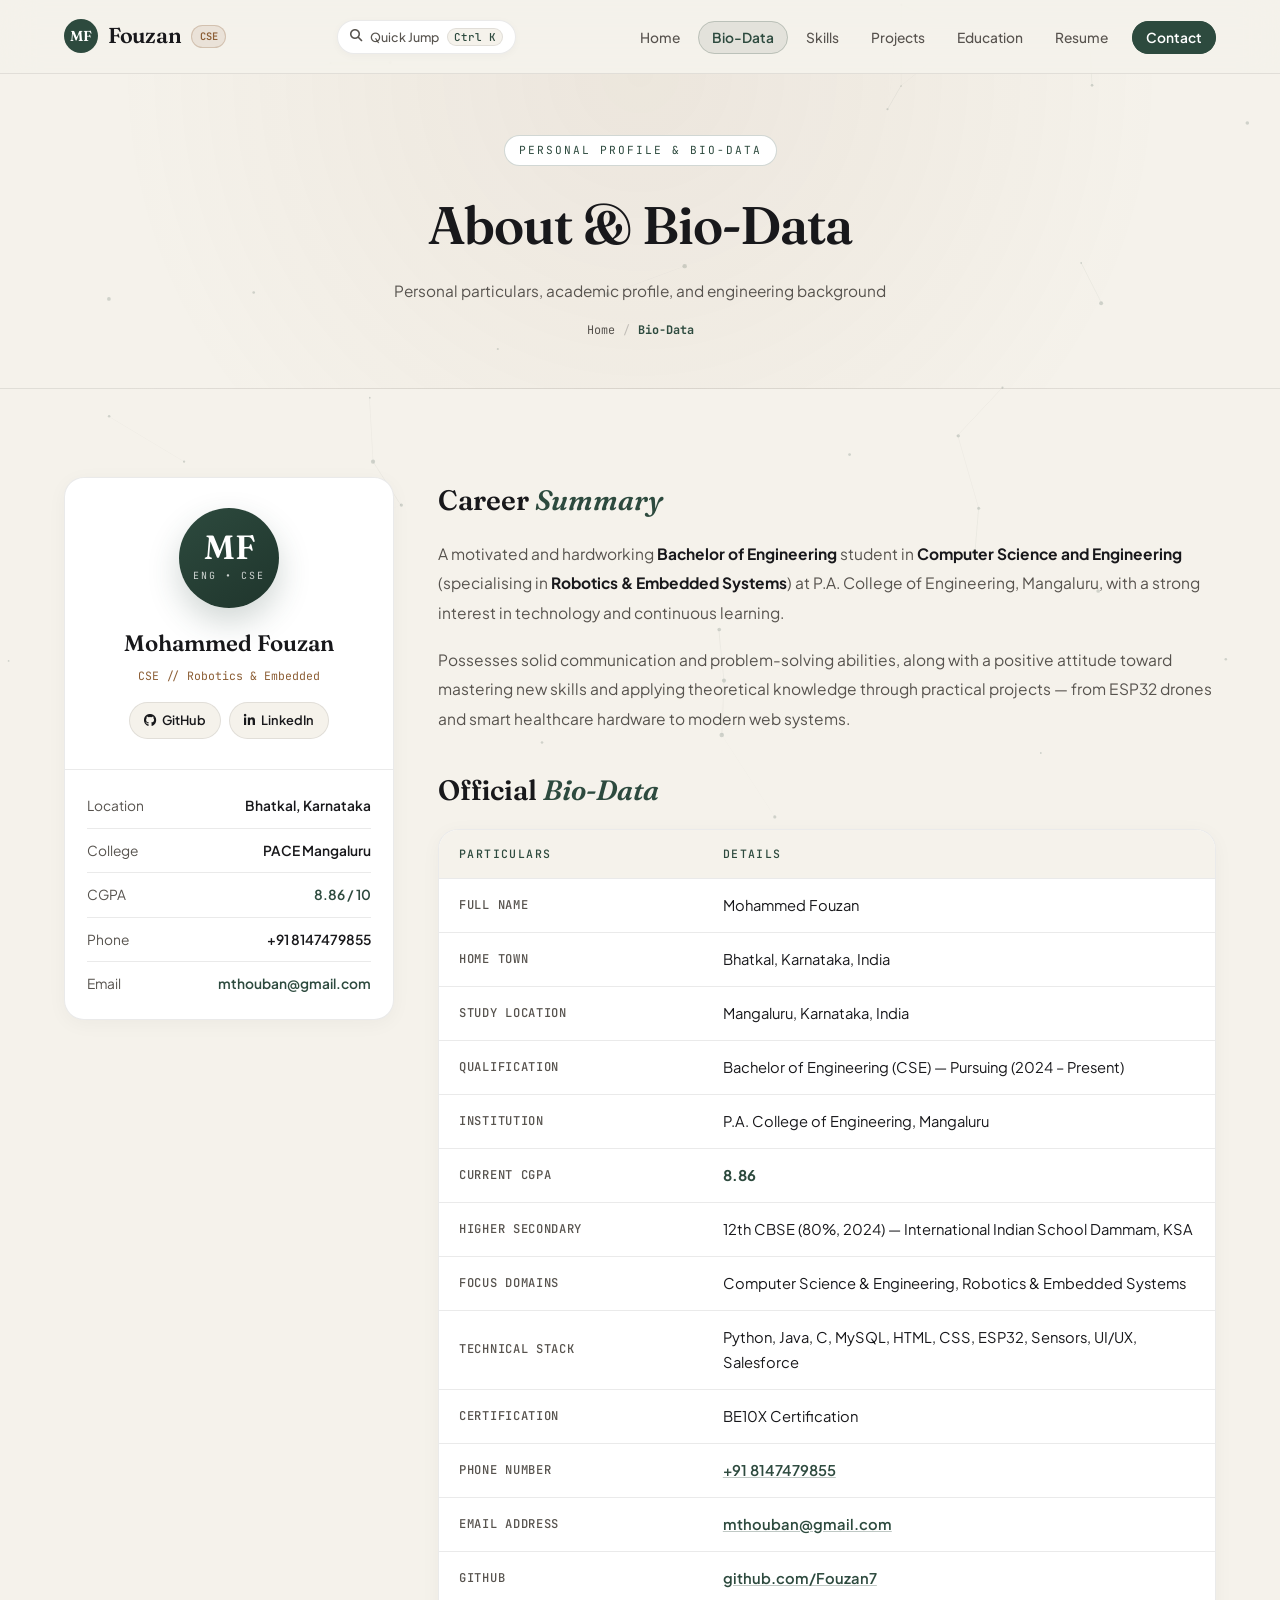
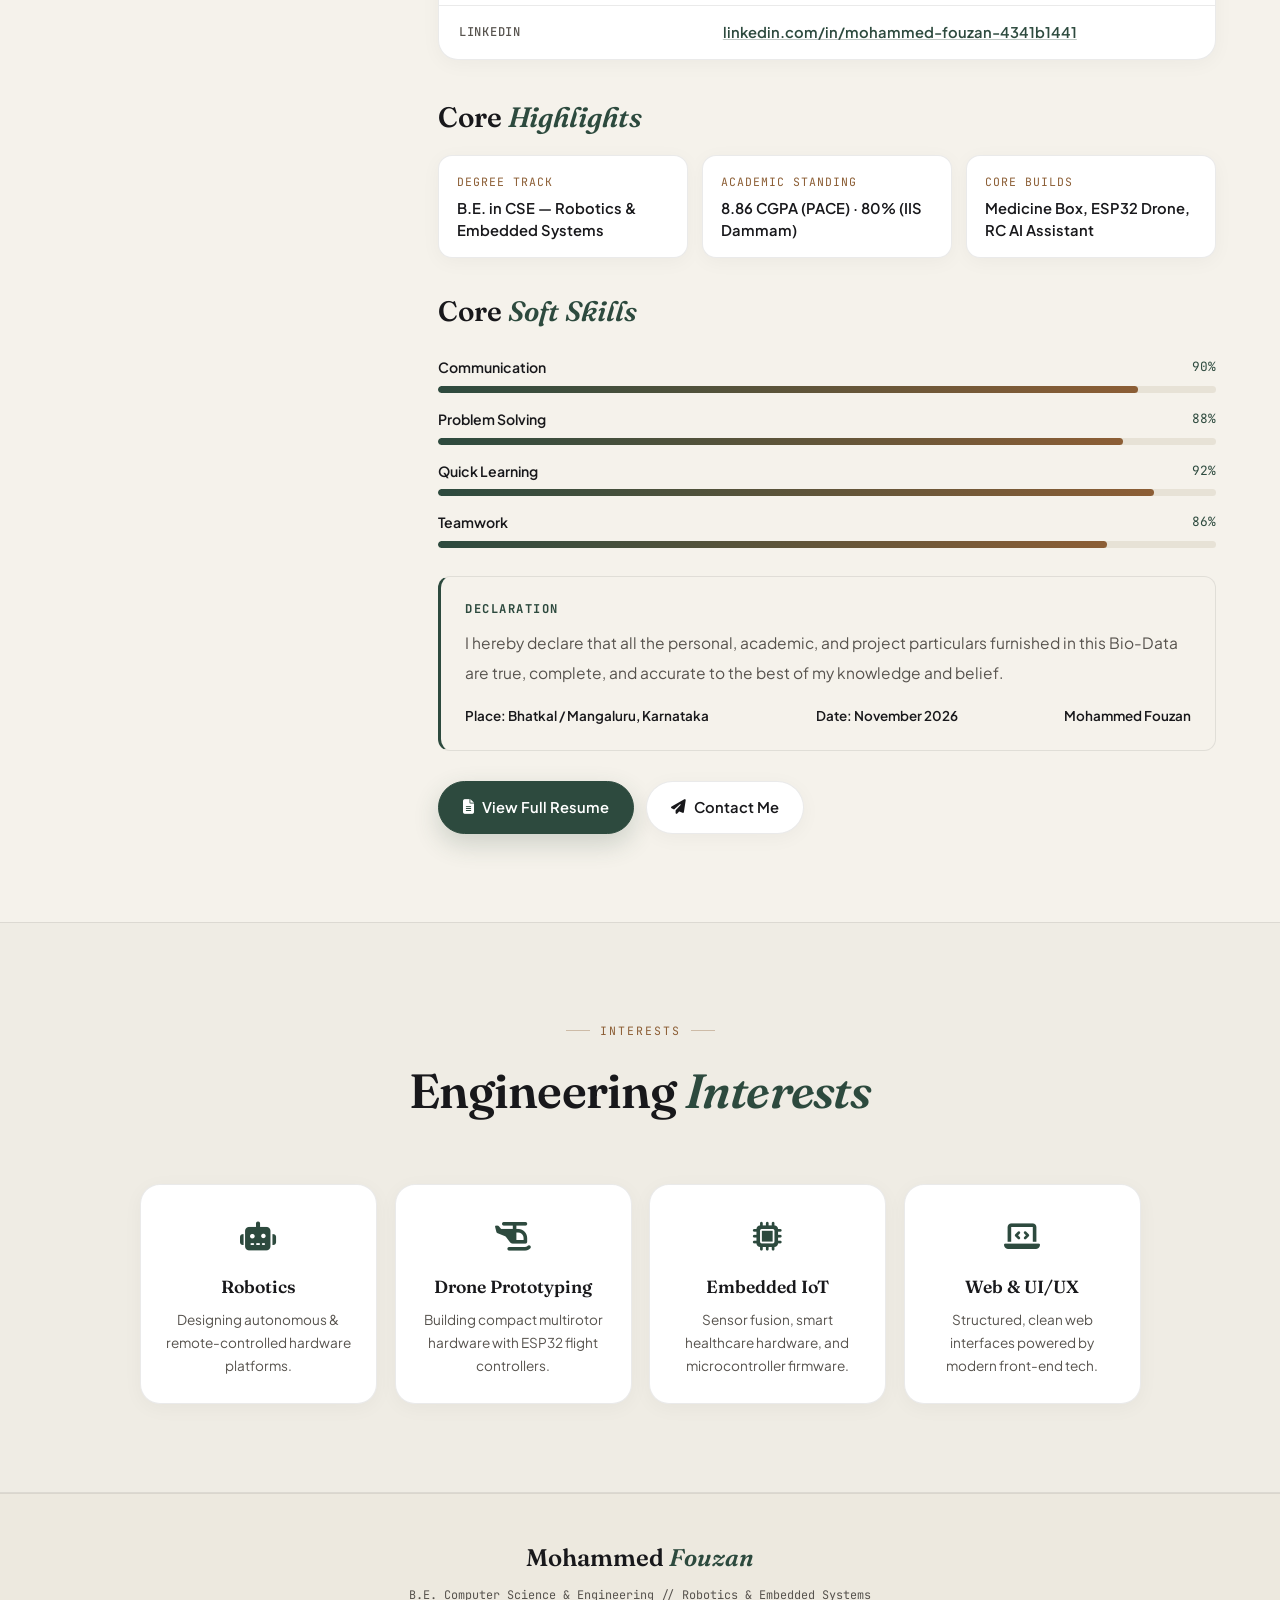
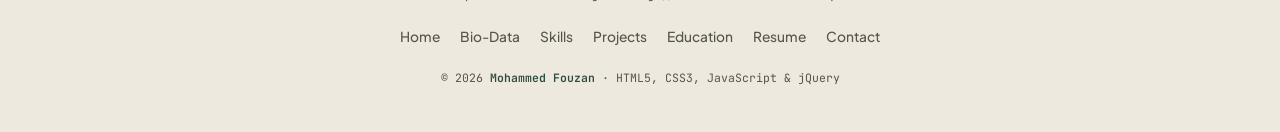
<file: about.html>
<!DOCTYPE html>
<html lang="en">
<head>
  <meta charset="UTF-8" />
  <meta name="viewport" content="width=device-width, initial-scale=1.0" />
  <title>About &amp; Bio-Data — Mohammed Fouzan</title>
  <meta name="description" content="Personal Bio-Data, profile summary, soft skills, and background of Mohammed Fouzan." />
  <link rel="stylesheet" href="css/style.css" />
  <link rel="stylesheet" href="https://cdnjs.cloudflare.com/ajax/libs/font-awesome/6.5.1/css/all.min.css" />
  <script src="https://code.jquery.com/jquery-3.7.1.min.js"></script>
</head>
<body>

  <header>
    <nav class="navbar" aria-label="Main Navigation">
      <a href="index.html" class="nav-logo"><span class="logo-mark">MF</span><span>Fouzan</span><span class="logo-tag">CSE</span></a>
      <div class="nav-toggle" aria-label="Toggle menu"><span></span><span></span><span></span></div>
      <ul class="nav-links">
        <li><a href="index.html">Home</a></li>
        <li><a href="about.html" class="active">Bio-Data</a></li>
        <li><a href="skills.html">Skills</a></li>
        <li><a href="projects.html">Projects</a></li>
        <li><a href="education.html">Education</a></li>
        <li><a href="resume.html">Resume</a></li>
        <li><a href="contact.html" class="btn-hire">Contact</a></li>
      </ul>
    </nav>
  </header>

  <main class="page-wrapper">

    <section class="page-banner">
      <div class="banner-tag">Personal Profile &amp; Bio-Data</div>
      <h1>About &amp; Bio-Data</h1>
      <p>Personal particulars, academic profile, and engineering background</p>
      <div class="breadcrumb">
        <a href="index.html">Home</a><span>/</span><strong>Bio-Data</strong>
      </div>
    </section>

    <section class="section">
      <div class="about-grid">

        <aside class="glow-card about-card fade-up">
          <div class="about-card-top">
            <div class="monogram-badge">
              <strong>MF</strong>
              <span>ENG &bull; CSE</span>
            </div>
            <div class="about-name">Mohammed Fouzan</div>
            <div class="about-title">CSE // Robotics &amp; Embedded</div>
            <div class="about-links">
              <a href="https://github.com/Fouzan7" target="_blank" rel="noopener noreferrer" class="about-link">
                <i class="fab fa-github"></i> GitHub
              </a>
              <a href="https://www.linkedin.com/in/mohammed-fouzan-4341b1441" target="_blank" rel="noopener noreferrer" class="about-link">
                <i class="fab fa-linkedin-in"></i> LinkedIn
              </a>
            </div>
          </div>

          <div class="about-info-list">
            <div class="about-info-row">
              <span class="about-info-key">Location</span>
              <span class="about-info-val">Bhatkal, Karnataka</span>
            </div>
            <div class="about-info-row">
              <span class="about-info-key">College</span>
              <span class="about-info-val">PACE Mangaluru</span>
            </div>
            <div class="about-info-row">
              <span class="about-info-key">CGPA</span>
              <span class="about-info-val" style="color:var(--accent-hi);">8.86 / 10</span>
            </div>
            <div class="about-info-row">
              <span class="about-info-key">Phone</span>
              <span class="about-info-val">+91 8147479855</span>
            </div>
            <div class="about-info-row">
              <span class="about-info-key">Email</span>
              <span class="about-info-val"><a href="mailto:mthouban@gmail.com">mthouban@gmail.com</a></span>
            </div>
          </div>
        </aside>

        <div class="about-content fade-up">
          <h2>Career <span>Summary</span></h2>
          <p>
            A motivated and hardworking <strong>Bachelor of Engineering</strong> student in <strong>Computer Science and Engineering</strong> (specialising in <strong>Robotics &amp; Embedded Systems</strong>) at P.A. College of Engineering, Mangaluru, with a strong interest in technology and continuous learning.
          </p>
          <p>
            Possesses solid communication and problem-solving abilities, along with a positive attitude toward mastering new skills and applying theoretical knowledge through practical projects — from ESP32 drones and smart healthcare hardware to modern web systems.
          </p>

          <h2 style="margin-top:34px;">Official <span>Bio-Data</span></h2>
          <div class="glow-card no-tilt table-wrap" style="margin-bottom:34px;">
            <table class="hud-table">
              <thead>
                <tr>
                  <th scope="col">Particulars</th>
                  <th scope="col">Details</th>
                </tr>
              </thead>
              <tbody>
                <tr><th scope="row">Full Name</th><td>Mohammed Fouzan</td></tr>
                <tr><th scope="row">Home Town</th><td>Bhatkal, Karnataka, India</td></tr>
                <tr><th scope="row">Study Location</th><td>Mangaluru, Karnataka, India</td></tr>
                <tr><th scope="row">Qualification</th><td>Bachelor of Engineering (CSE) — Pursuing (2024 &ndash; Present)</td></tr>
                <tr><th scope="row">Institution</th><td>P.A. College of Engineering, Mangaluru</td></tr>
                <tr><th scope="row">Current CGPA</th><td><strong style="color:var(--accent-hi);">8.86</strong></td></tr>
                <tr><th scope="row">Higher Secondary</th><td>12th CBSE (80%, 2024) — International Indian School Dammam, KSA</td></tr>
                <tr><th scope="row">Focus Domains</th><td>Computer Science &amp; Engineering, Robotics &amp; Embedded Systems</td></tr>
                <tr><th scope="row">Technical Stack</th><td>Python, Java, C, MySQL, HTML, CSS, ESP32, Sensors, UI/UX, Salesforce</td></tr>
                <tr><th scope="row">Certification</th><td>BE10X Certification</td></tr>
                <tr><th scope="row">Phone Number</th><td><a href="tel:+918147479855">+91 8147479855</a></td></tr>
                <tr><th scope="row">Email Address</th><td><a href="mailto:mthouban@gmail.com">mthouban@gmail.com</a></td></tr>
                <tr><th scope="row">GitHub</th><td><a href="https://github.com/Fouzan7" target="_blank" rel="noopener noreferrer">github.com/Fouzan7</a></td></tr>
                <tr><th scope="row">LinkedIn</th><td><a href="https://www.linkedin.com/in/mohammed-fouzan-4341b1441" target="_blank" rel="noopener noreferrer">linkedin.com/in/mohammed-fouzan-4341b1441</a></td></tr>
              </tbody>
            </table>
          </div>

          <h2>Core <span>Highlights</span></h2>
          <dl class="dl-grid">
            <div class="dl-card">
              <dt>Degree Track</dt>
              <dd>B.E. in CSE &mdash; Robotics &amp; Embedded Systems</dd>
            </div>
            <div class="dl-card">
              <dt>Academic Standing</dt>
              <dd>8.86 CGPA (PACE) &middot; 80% (IIS Dammam)</dd>
            </div>
            <div class="dl-card">
              <dt>Core Builds</dt>
              <dd>Medicine Box, ESP32 Drone, RC AI Assistant</dd>
            </div>
          </dl>

          <h2>Core <span>Soft Skills</span></h2>
          <div class="soft-bars">
            <div class="sbar-item">
              <div class="sbar-header"><span class="sbar-name">Communication</span><span class="sbar-pct">90%</span></div>
              <div class="sbar-track"><div class="sbar-fill" data-width="90"></div></div>
            </div>
            <div class="sbar-item">
              <div class="sbar-header"><span class="sbar-name">Problem Solving</span><span class="sbar-pct">88%</span></div>
              <div class="sbar-track"><div class="sbar-fill" data-width="88"></div></div>
            </div>
            <div class="sbar-item">
              <div class="sbar-header"><span class="sbar-name">Quick Learning</span><span class="sbar-pct">92%</span></div>
              <div class="sbar-track"><div class="sbar-fill" data-width="92"></div></div>
            </div>
            <div class="sbar-item">
              <div class="sbar-header"><span class="sbar-name">Teamwork</span><span class="sbar-pct">86%</span></div>
              <div class="sbar-track"><div class="sbar-fill" data-width="86"></div></div>
            </div>
          </div>

          <section class="declaration-box" aria-label="Bio-Data Declaration">
            <h3>Declaration</h3>
            <p>
              I hereby declare that all the personal, academic, and project particulars furnished in this Bio-Data are true, complete, and accurate to the best of my knowledge and belief.
            </p>
            <div class="declaration-meta">
              <span>Place: Bhatkal / Mangaluru, Karnataka</span>
              <span>Date: <time datetime="2026-11">November 2026</time></span>
              <span>Mohammed Fouzan</span>
            </div>
          </section>

          <div style="display:flex;gap:12px;flex-wrap:wrap;margin-top:30px;">
            <a href="resume.html" class="btn-primary"><i class="fas fa-file-alt"></i> View Full Resume</a>
            <a href="contact.html" class="btn-outline"><i class="fas fa-paper-plane"></i> Contact Me</a>
          </div>
        </div>

      </div>
    </section>

    <section class="section section-dark">
      <div class="section-header fade-up">
        <div class="section-eyebrow">Interests</div>
        <h2 class="section-title">Engineering <span>Interests</span></h2>
      </div>
      <div class="certs-row">
        <article class="glow-card cert-card fade-up">
          <div class="cicon"><i class="fas fa-robot"></i></div>
          <h4>Robotics</h4>
          <p>Designing autonomous &amp; remote-controlled hardware platforms.</p>
        </article>
        <article class="glow-card cert-card fade-up">
          <div class="cicon"><i class="fas fa-helicopter"></i></div>
          <h4>Drone Prototyping</h4>
          <p>Building compact multirotor hardware with ESP32 flight controllers.</p>
        </article>
        <article class="glow-card cert-card fade-up">
          <div class="cicon"><i class="fas fa-microchip"></i></div>
          <h4>Embedded IoT</h4>
          <p>Sensor fusion, smart healthcare hardware, and microcontroller firmware.</p>
        </article>
        <article class="glow-card cert-card fade-up">
          <div class="cicon"><i class="fas fa-laptop-code"></i></div>
          <h4>Web &amp; UI/UX</h4>
          <p>Structured, clean web interfaces powered by modern front-end tech.</p>
        </article>
      </div>
    </section>

  </main>

  <footer class="footer">
    <div class="footer-logo">Mohammed <span>Fouzan</span></div>
    <p class="footer-tag">B.E. Computer Science &amp; Engineering // Robotics &amp; Embedded Systems</p>
    <nav class="footer-nav" aria-label="Footer Navigation">
      <a href="index.html">Home</a><a href="about.html">Bio-Data</a><a href="skills.html">Skills</a>
      <a href="projects.html">Projects</a><a href="education.html">Education</a><a href="resume.html">Resume</a><a href="contact.html">Contact</a>
    </nav>
    <p class="footer-copy">&copy; 2026 <span>Mohammed Fouzan</span> &middot; HTML5, CSS3, JavaScript &amp; jQuery</p>
  </footer>

  <button class="scroll-top" aria-label="Scroll to top"><i class="fas fa-chevron-up"></i></button>
  <script src="js/script.js"></script>
</body>
</html>
</file>
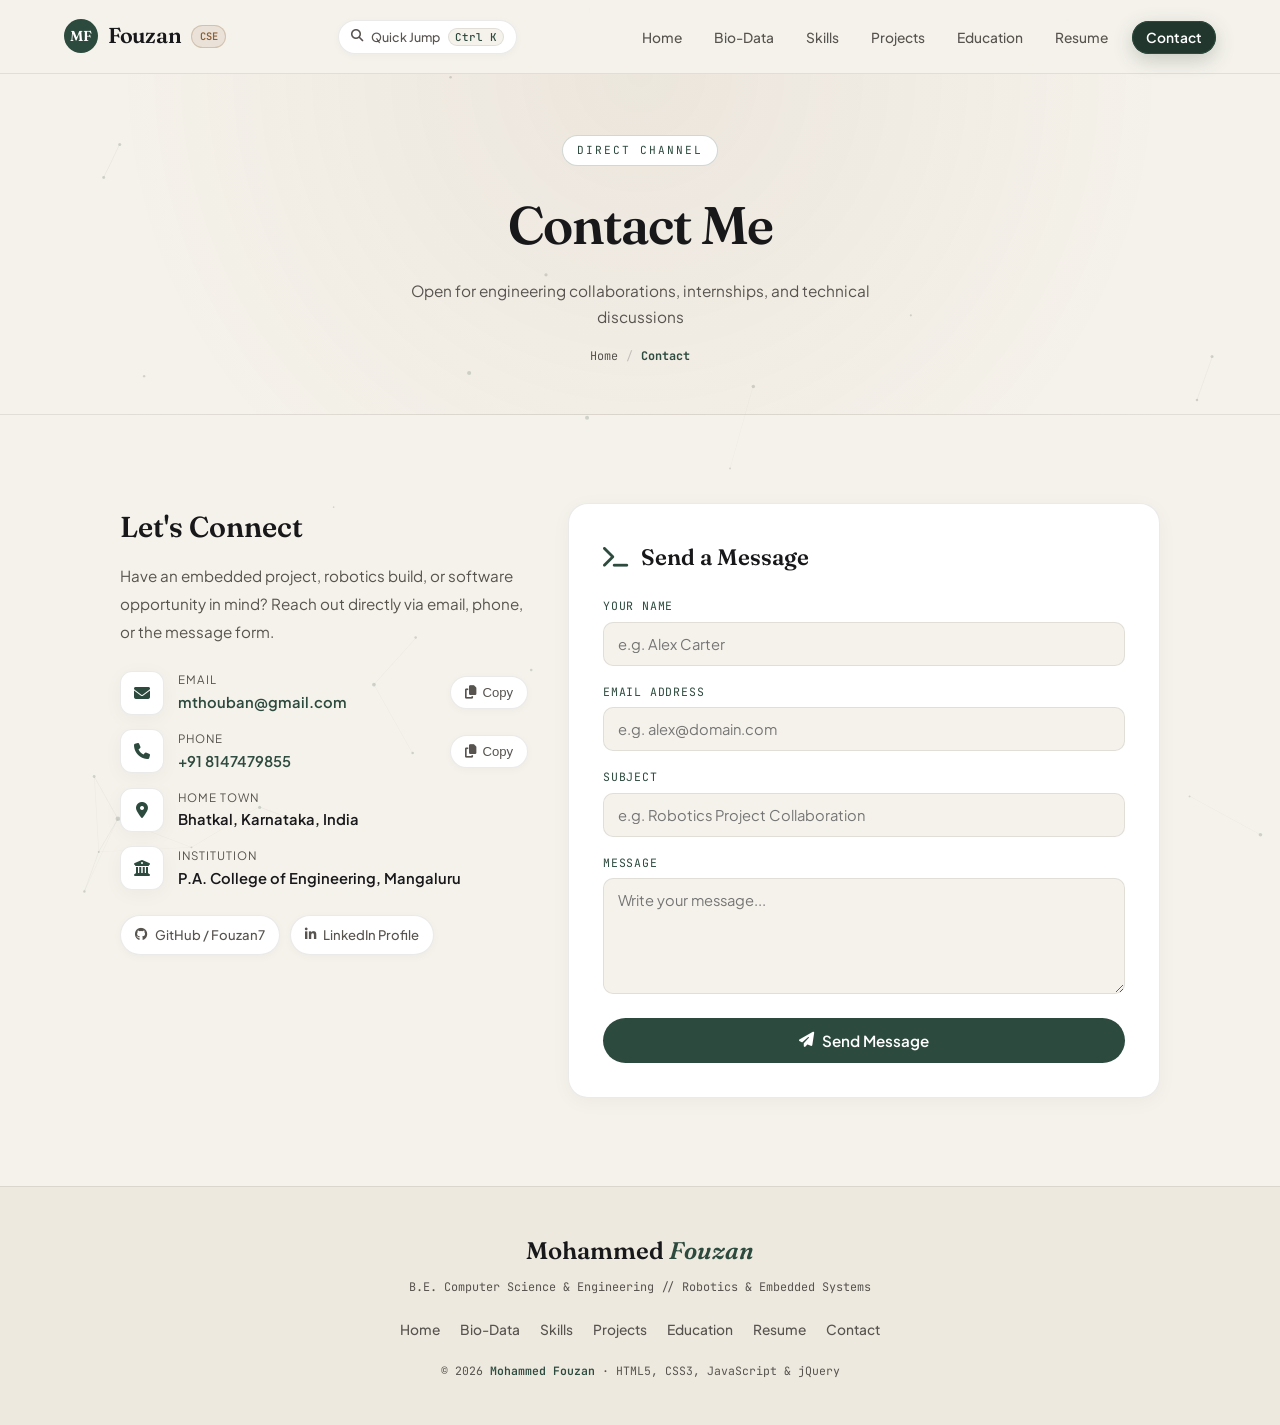
<file: contact.html>
<!DOCTYPE html>
<html lang="en">
<head>
  <meta charset="UTF-8" />
  <meta name="viewport" content="width=device-width, initial-scale=1.0" />
  <title>Contact — Mohammed Fouzan</title>
  <meta name="description" content="Get in touch with Mohammed Fouzan via email, phone, GitHub, LinkedIn, or the interactive contact form." />
  <link rel="stylesheet" href="css/style.css" />
  <link rel="stylesheet" href="https://cdnjs.cloudflare.com/ajax/libs/font-awesome/6.5.1/css/all.min.css" />
  <script src="https://code.jquery.com/jquery-3.7.1.min.js"></script>
</head>
<body>

  <header>
    <nav class="navbar" aria-label="Main Navigation">
      <a href="index.html" class="nav-logo"><span class="logo-mark">MF</span><span>Fouzan</span><span class="logo-tag">CSE</span></a>
      <div class="nav-toggle" aria-label="Toggle menu"><span></span><span></span><span></span></div>
      <ul class="nav-links">
        <li><a href="index.html">Home</a></li>
        <li><a href="about.html">Bio-Data</a></li>
        <li><a href="skills.html">Skills</a></li>
        <li><a href="projects.html">Projects</a></li>
        <li><a href="education.html">Education</a></li>
        <li><a href="resume.html">Resume</a></li>
        <li><a href="contact.html" class="btn-hire active">Contact</a></li>
      </ul>
    </nav>
  </header>

  <main class="page-wrapper">

    <section class="page-banner">
      <div class="banner-tag">Direct Channel</div>
      <h1>Contact Me</h1>
      <p>Open for engineering collaborations, internships, and technical discussions</p>
      <div class="breadcrumb">
        <a href="index.html">Home</a><span>/</span><strong>Contact</strong>
      </div>
    </section>

    <section class="section">
      <div class="contact-layout">

        <aside class="contact-info fade-up">
          <h2 class="contact-info-title">Let's Connect</h2>
          <p>
            Have an embedded project, robotics build, or software opportunity in mind? Reach out directly via email, phone, or the message form.
          </p>

          <address class="cinfo-items" style="font-style:normal;">
            <div class="cinfo-row">
              <div class="cinfo-icon"><i class="fas fa-envelope"></i></div>
              <div style="flex:1;">
                <div class="cinfo-label">Email</div>
                <div class="cinfo-val"><a href="mailto:mthouban@gmail.com">mthouban@gmail.com</a></div>
              </div>
              <button type="button" class="soc-btn copy-btn" data-copy="mthouban@gmail.com" style="cursor:pointer;">
                <i class="fas fa-copy"></i> Copy
              </button>
            </div>

            <div class="cinfo-row">
              <div class="cinfo-icon"><i class="fas fa-phone"></i></div>
              <div style="flex:1;">
                <div class="cinfo-label">Phone</div>
                <div class="cinfo-val"><a href="tel:+918147479855">+91 8147479855</a></div>
              </div>
              <button type="button" class="soc-btn copy-btn" data-copy="+91 8147479855" style="cursor:pointer;">
                <i class="fas fa-copy"></i> Copy
              </button>
            </div>

            <div class="cinfo-row">
              <div class="cinfo-icon"><i class="fas fa-map-marker-alt"></i></div>
              <div>
                <div class="cinfo-label">Home Town</div>
                <div class="cinfo-val">Bhatkal, Karnataka, India</div>
              </div>
            </div>

            <div class="cinfo-row">
              <div class="cinfo-icon"><i class="fas fa-university"></i></div>
              <div>
                <div class="cinfo-label">Institution</div>
                <div class="cinfo-val">P.A. College of Engineering, Mangaluru</div>
              </div>
            </div>
          </address>

          <div class="csoc-row">
            <a href="https://github.com/Fouzan7" target="_blank" rel="noopener noreferrer" class="soc-btn">
              <i class="fab fa-github"></i> GitHub / Fouzan7
            </a>
            <a href="https://www.linkedin.com/in/mohammed-fouzan-4341b1441" target="_blank" rel="noopener noreferrer" class="soc-btn">
              <i class="fab fa-linkedin-in"></i> LinkedIn Profile
            </a>
          </div>
        </aside>

        <div class="glow-card no-tilt contact-form-card fade-up">
          <h3><i class="fas fa-terminal" style="color:var(--accent-hi);margin-right:8px;"></i> Send a Message</h3>
          <form id="contact-form" novalidate>
            <div class="form-group">
              <label for="name">Your Name</label>
              <input type="text" id="name" name="name" placeholder="e.g. Alex Carter" required />
            </div>
            <div class="form-group">
              <label for="email">Email Address</label>
              <input type="email" id="email" name="email" placeholder="e.g. alex@domain.com" required />
            </div>
            <div class="form-group">
              <label for="subject">Subject</label>
              <input type="text" id="subject" name="subject" placeholder="e.g. Robotics Project Collaboration" required />
            </div>
            <div class="form-group">
              <label for="message">Message</label>
              <textarea id="message" name="message" rows="5" placeholder="Write your message..." required></textarea>
            </div>
            <button type="submit" class="form-submit">
              <i class="fas fa-paper-plane"></i> Send Message
            </button>
            <div class="form-error" id="form-error"></div>
            <div class="form-success" id="form-success">
              <i class="fas fa-check-circle"></i> Message validated and received! I will respond via email shortly.
            </div>
          </form>
        </div>

      </div>
    </section>

  </main>

  <footer class="footer">
    <div class="footer-logo">Mohammed <span>Fouzan</span></div>
    <p class="footer-tag">B.E. Computer Science &amp; Engineering // Robotics &amp; Embedded Systems</p>
    <nav class="footer-nav" aria-label="Footer Navigation">
      <a href="index.html">Home</a><a href="about.html">Bio-Data</a><a href="skills.html">Skills</a>
      <a href="projects.html">Projects</a><a href="education.html">Education</a><a href="resume.html">Resume</a><a href="contact.html">Contact</a>
    </nav>
    <p class="footer-copy">&copy; 2026 <span>Mohammed Fouzan</span> &middot; HTML5, CSS3, JavaScript &amp; jQuery</p>
  </footer>

  <button class="scroll-top" aria-label="Scroll to top"><i class="fas fa-chevron-up"></i></button>
  <script src="js/script.js"></script>
</body>
</html>
</file>
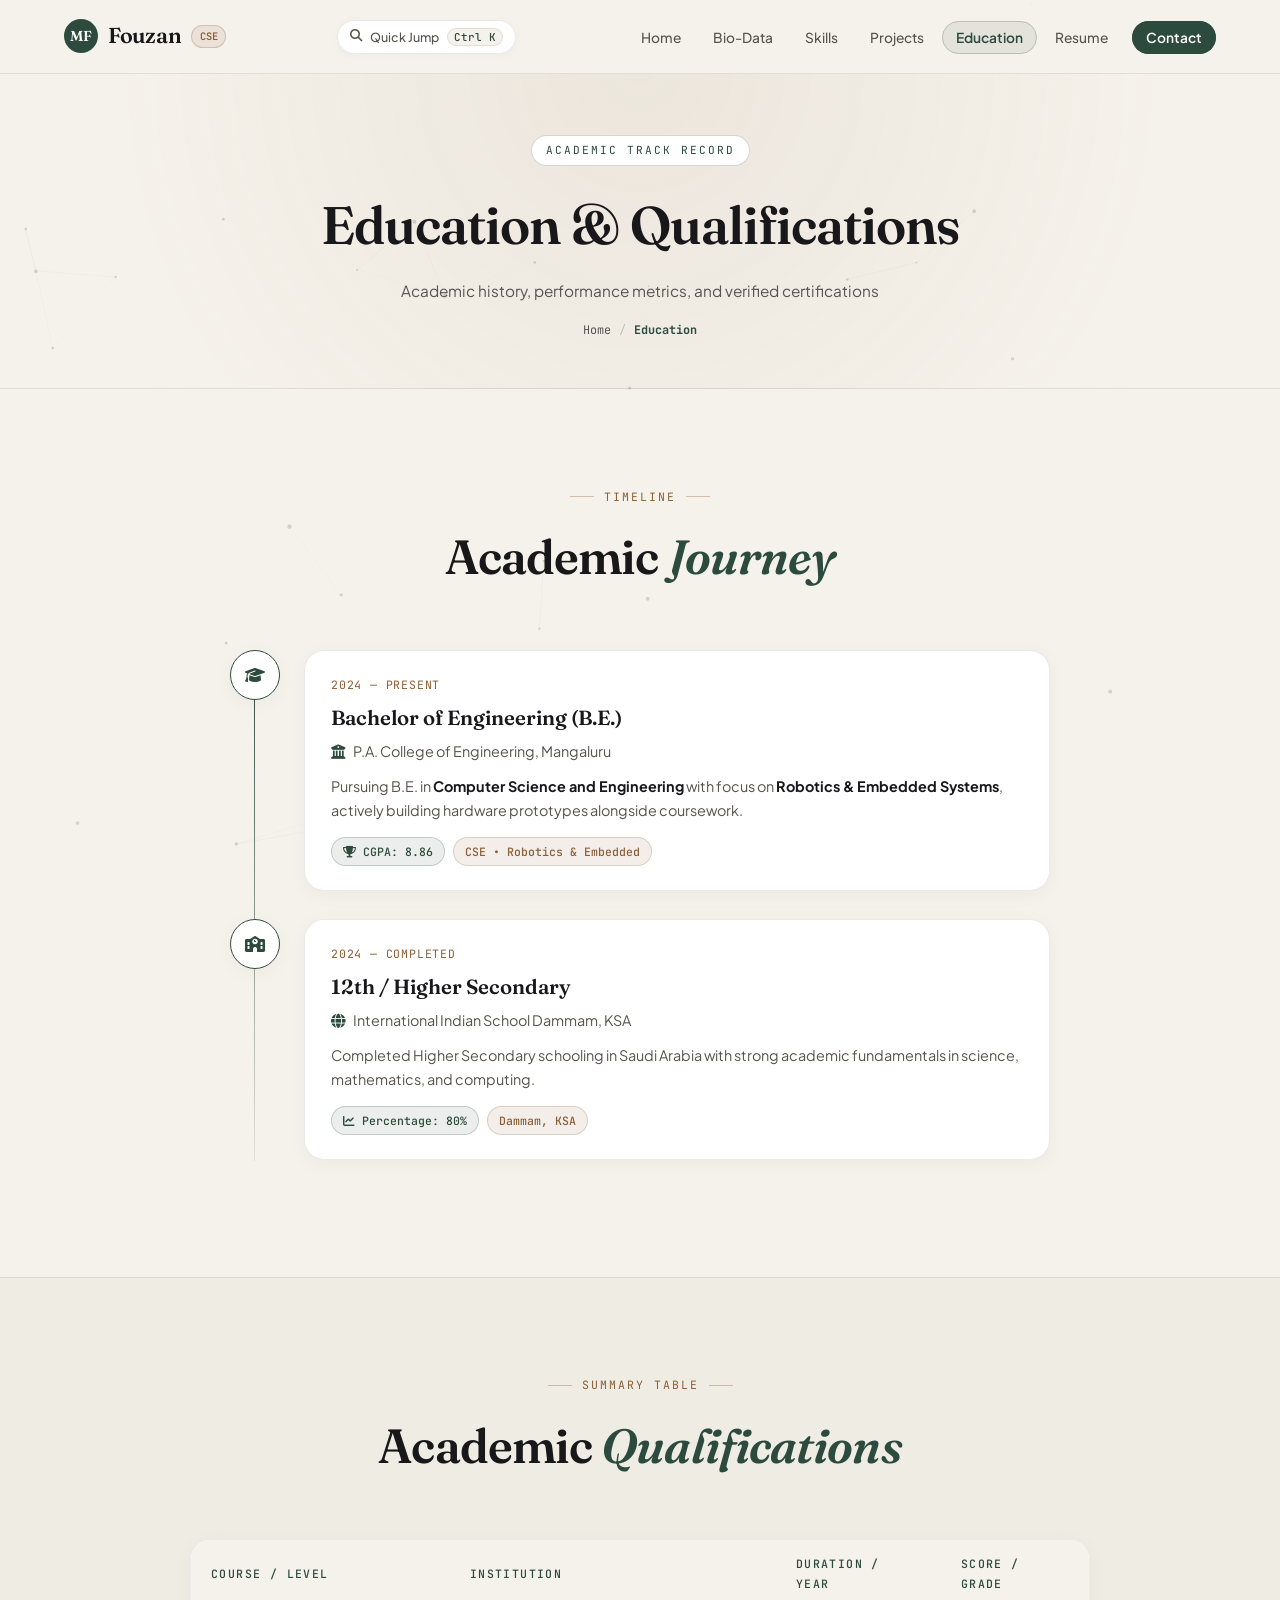
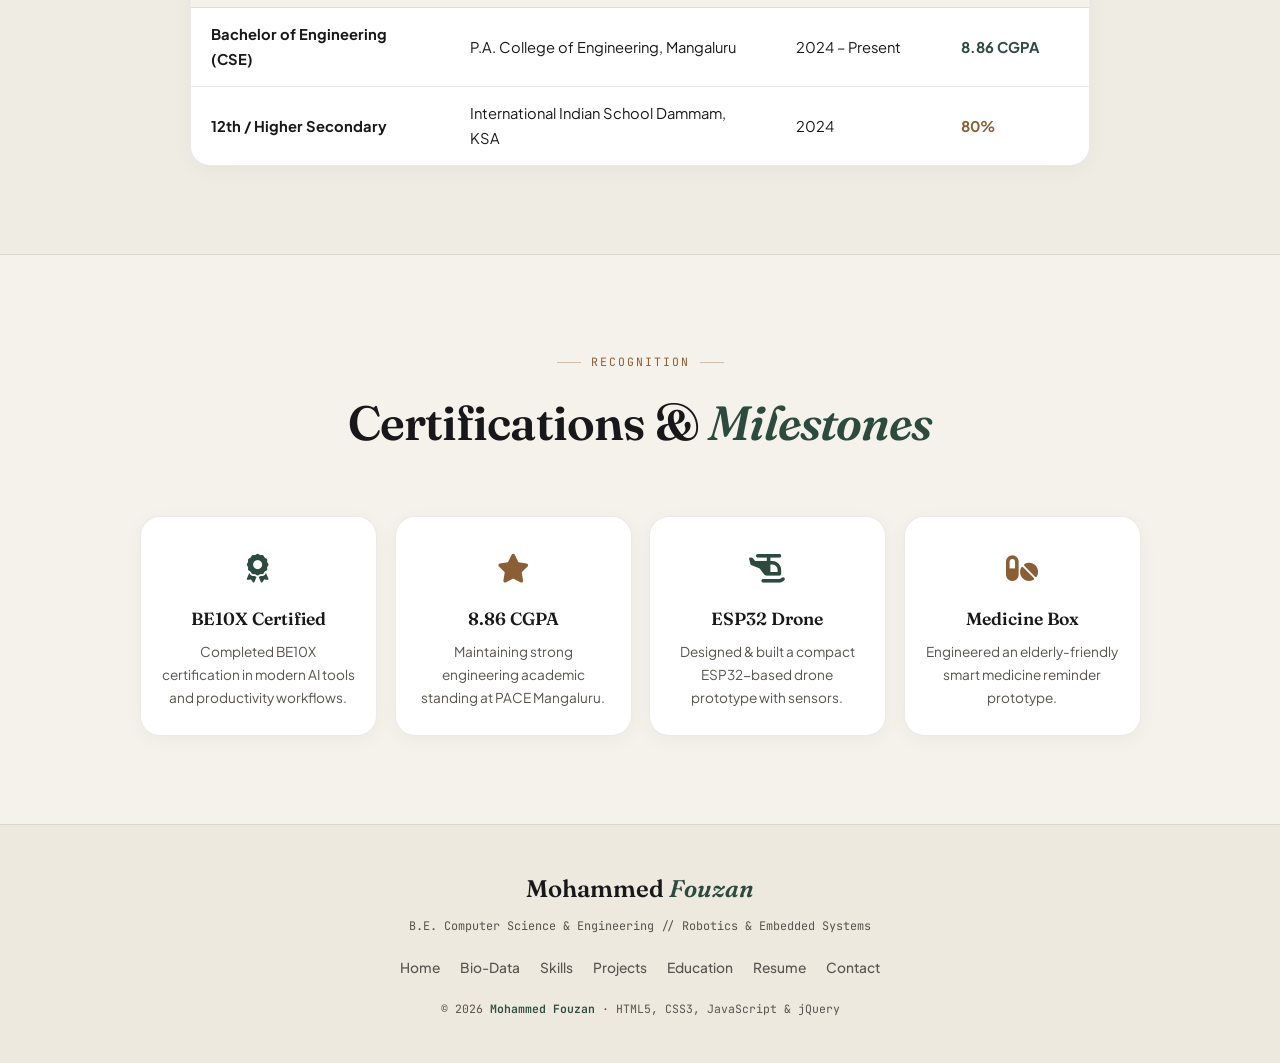
<file: education.html>
<!DOCTYPE html>
<html lang="en">
<head>
  <meta charset="UTF-8" />
  <meta name="viewport" content="width=device-width, initial-scale=1.0" />
  <title>Education — Mohammed Fouzan</title>
  <meta name="description" content="Academic qualifications, educational timeline, and certifications of Mohammed Fouzan." />
  <link rel="stylesheet" href="css/style.css" />
  <link rel="stylesheet" href="https://cdnjs.cloudflare.com/ajax/libs/font-awesome/6.5.1/css/all.min.css" />
  <script src="https://code.jquery.com/jquery-3.7.1.min.js"></script>
</head>
<body>

  <header>
    <nav class="navbar" aria-label="Main Navigation">
      <a href="index.html" class="nav-logo"><span class="logo-mark">MF</span><span>Fouzan</span><span class="logo-tag">CSE</span></a>
      <div class="nav-toggle" aria-label="Toggle menu"><span></span><span></span><span></span></div>
      <ul class="nav-links">
        <li><a href="index.html">Home</a></li>
        <li><a href="about.html">Bio-Data</a></li>
        <li><a href="skills.html">Skills</a></li>
        <li><a href="projects.html">Projects</a></li>
        <li><a href="education.html" class="active">Education</a></li>
        <li><a href="resume.html">Resume</a></li>
        <li><a href="contact.html" class="btn-hire">Contact</a></li>
      </ul>
    </nav>
  </header>

  <main class="page-wrapper">

    <section class="page-banner">
      <div class="banner-tag">Academic Track Record</div>
      <h1>Education &amp; Qualifications</h1>
      <p>Academic history, performance metrics, and verified certifications</p>
      <div class="breadcrumb">
        <a href="index.html">Home</a><span>/</span><strong>Education</strong>
      </div>
    </section>

    <section class="section">
      <div class="section-header fade-up">
        <div class="section-eyebrow">Timeline</div>
        <h2 class="section-title">Academic <span>Journey</span></h2>
      </div>

      <div class="timeline">
        <article class="tl-item">
          <div class="tl-dot"><i class="fas fa-graduation-cap"></i></div>
          <div class="glow-card tl-content">
            <div class="tl-period">2024 &mdash; PRESENT</div>
            <h3>Bachelor of Engineering (B.E.)</h3>
            <div class="tl-institution"><i class="fas fa-university" style="color:var(--accent-hi);margin-right:6px;"></i> P.A. College of Engineering, Mangaluru</div>
            <p style="font-size:0.9rem;color:var(--muted);margin-bottom:14px;">
              Pursuing B.E. in <strong style="color:var(--text);">Computer Science and Engineering</strong> with focus on <strong style="color:var(--text);">Robotics &amp; Embedded Systems</strong>, actively building hardware prototypes alongside coursework.
            </p>
            <div class="tl-badges">
              <span class="tl-badge c"><i class="fas fa-trophy"></i> CGPA: 8.86</span>
              <span class="tl-badge s">CSE &bull; Robotics &amp; Embedded</span>
            </div>
          </div>
        </article>

        <article class="tl-item">
          <div class="tl-dot"><i class="fas fa-school"></i></div>
          <div class="glow-card tl-content">
            <div class="tl-period">2024 &mdash; COMPLETED</div>
            <h3>12th / Higher Secondary</h3>
            <div class="tl-institution"><i class="fas fa-globe" style="color:var(--accent-hi);margin-right:6px;"></i> International Indian School Dammam, KSA</div>
            <p style="font-size:0.9rem;color:var(--muted);margin-bottom:14px;">
              Completed Higher Secondary schooling in Saudi Arabia with strong academic fundamentals in science, mathematics, and computing.
            </p>
            <div class="tl-badges">
              <span class="tl-badge c"><i class="fas fa-chart-line"></i> Percentage: 80%</span>
              <span class="tl-badge s">Dammam, KSA</span>
            </div>
          </div>
        </article>
      </div>
    </section>

    <section class="section section-dark">
      <div class="section-header fade-up">
        <div class="section-eyebrow">Summary Table</div>
        <h2 class="section-title">Academic <span>Qualifications</span></h2>
      </div>

      <div style="max-width:900px;margin:0 auto;" class="glow-card no-tilt table-wrap fade-up">
        <table class="hud-table">
          <thead>
            <tr>
              <th scope="col">Course / Level</th>
              <th scope="col">Institution</th>
              <th scope="col">Duration / Year</th>
              <th scope="col">Score / Grade</th>
            </tr>
          </thead>
          <tbody>
            <tr>
              <td><strong>Bachelor of Engineering (CSE)</strong></td>
              <td>P.A. College of Engineering, Mangaluru</td>
              <td>2024 &ndash; Present</td>
              <td><strong style="color:var(--accent-hi);">8.86 CGPA</strong></td>
            </tr>
            <tr>
              <td><strong>12th / Higher Secondary</strong></td>
              <td>International Indian School Dammam, KSA</td>
              <td>2024</td>
              <td><strong style="color:var(--steel);">80%</strong></td>
            </tr>
          </tbody>
        </table>
      </div>
    </section>

    <section class="section">
      <div class="section-header fade-up">
        <div class="section-eyebrow">Recognition</div>
        <h2 class="section-title">Certifications &amp; <span>Milestones</span></h2>
      </div>

      <div class="certs-row">
        <article class="glow-card cert-card fade-up">
          <div class="cicon"><i class="fas fa-award"></i></div>
          <h4>BE10X Certified</h4>
          <p>Completed BE10X certification in modern AI tools and productivity workflows.</p>
        </article>
        <article class="glow-card cert-card fade-up">
          <div class="cicon" style="color:var(--steel);"><i class="fas fa-star"></i></div>
          <h4>8.86 CGPA</h4>
          <p>Maintaining strong engineering academic standing at PACE Mangaluru.</p>
        </article>
        <article class="glow-card cert-card fade-up">
          <div class="cicon"><i class="fas fa-helicopter"></i></div>
          <h4>ESP32 Drone</h4>
          <p>Designed &amp; built a compact ESP32-based drone prototype with sensors.</p>
        </article>
        <article class="glow-card cert-card fade-up">
          <div class="cicon" style="color:var(--steel);"><i class="fas fa-pills"></i></div>
          <h4>Medicine Box</h4>
          <p>Engineered an elderly-friendly smart medicine reminder prototype.</p>
        </article>
      </div>
    </section>

  </main>

  <footer class="footer">
    <div class="footer-logo">Mohammed <span>Fouzan</span></div>
    <p class="footer-tag">B.E. Computer Science &amp; Engineering // Robotics &amp; Embedded Systems</p>
    <nav class="footer-nav" aria-label="Footer Navigation">
      <a href="index.html">Home</a><a href="about.html">Bio-Data</a><a href="skills.html">Skills</a>
      <a href="projects.html">Projects</a><a href="education.html">Education</a><a href="resume.html">Resume</a><a href="contact.html">Contact</a>
    </nav>
    <p class="footer-copy">&copy; 2026 <span>Mohammed Fouzan</span> &middot; HTML5, CSS3, JavaScript &amp; jQuery</p>
  </footer>

  <button class="scroll-top" aria-label="Scroll to top"><i class="fas fa-chevron-up"></i></button>
  <script src="js/script.js"></script>
</body>
</html>
</file>
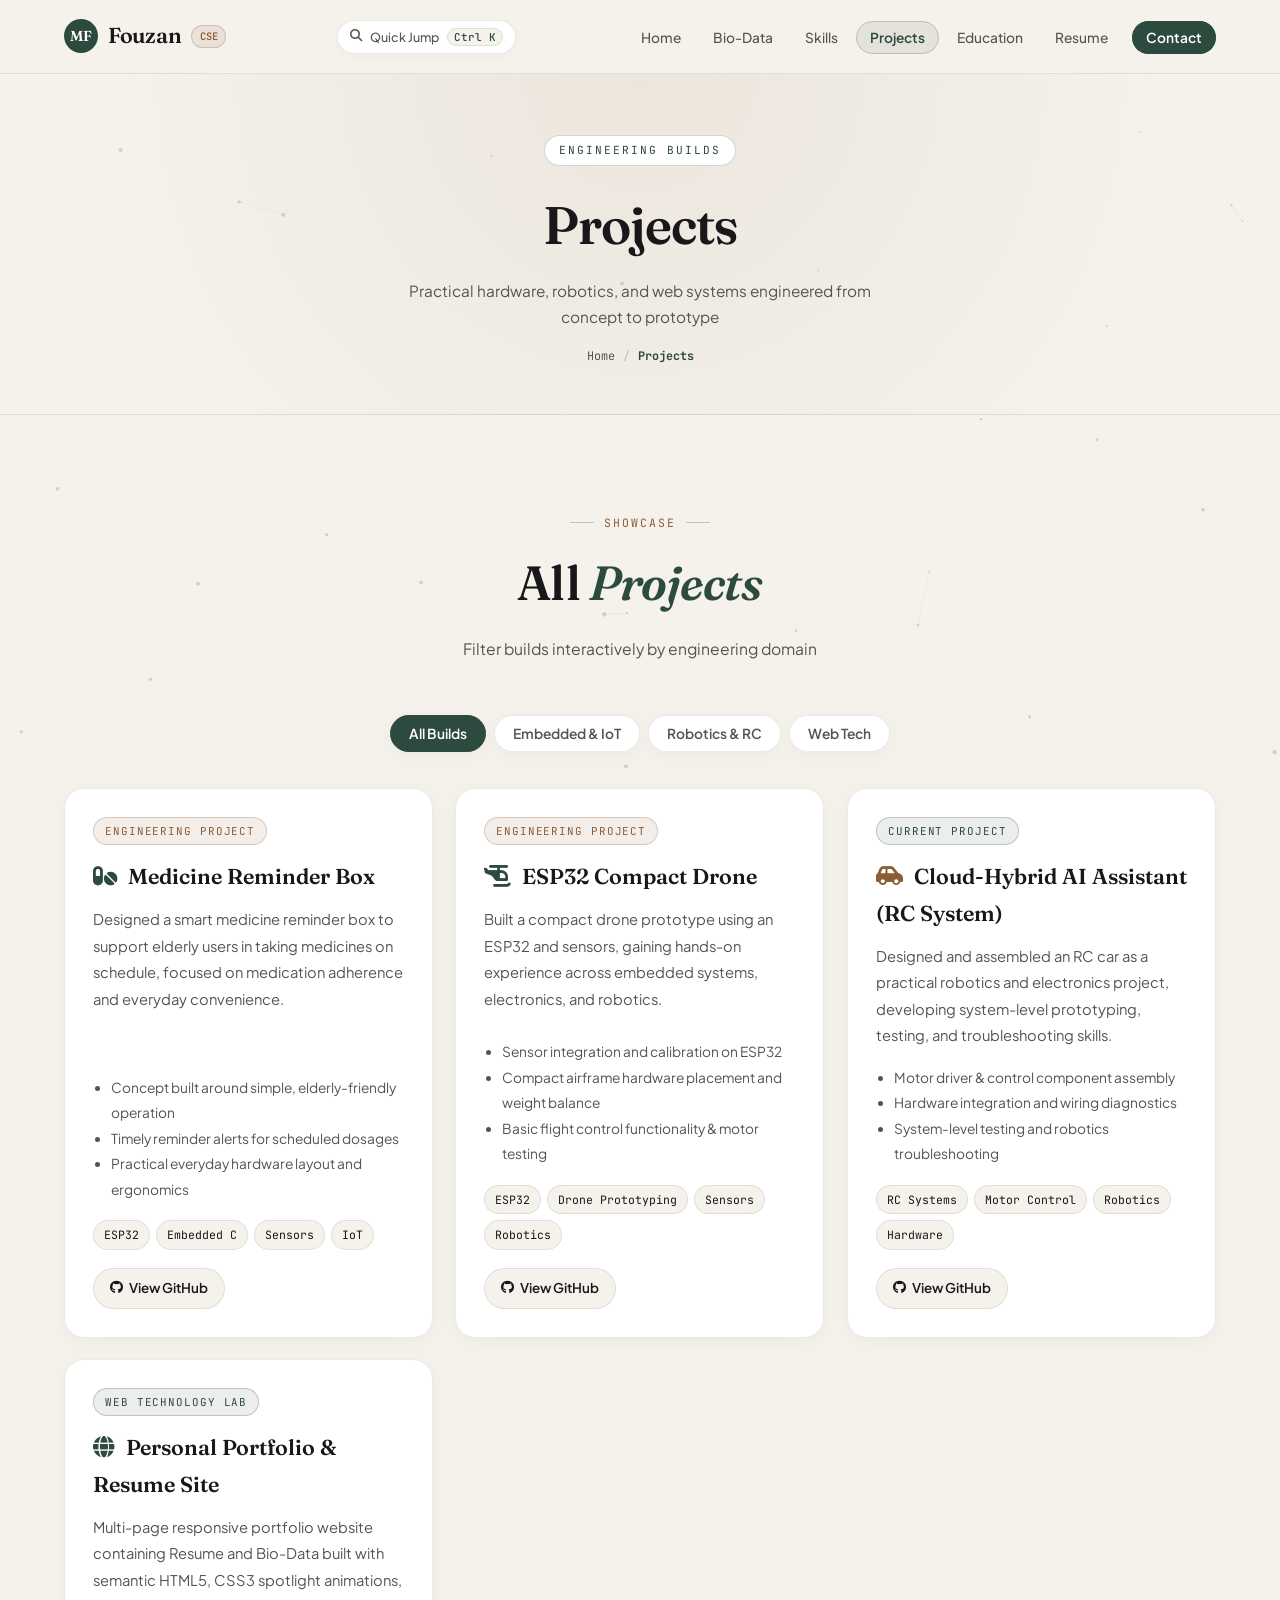
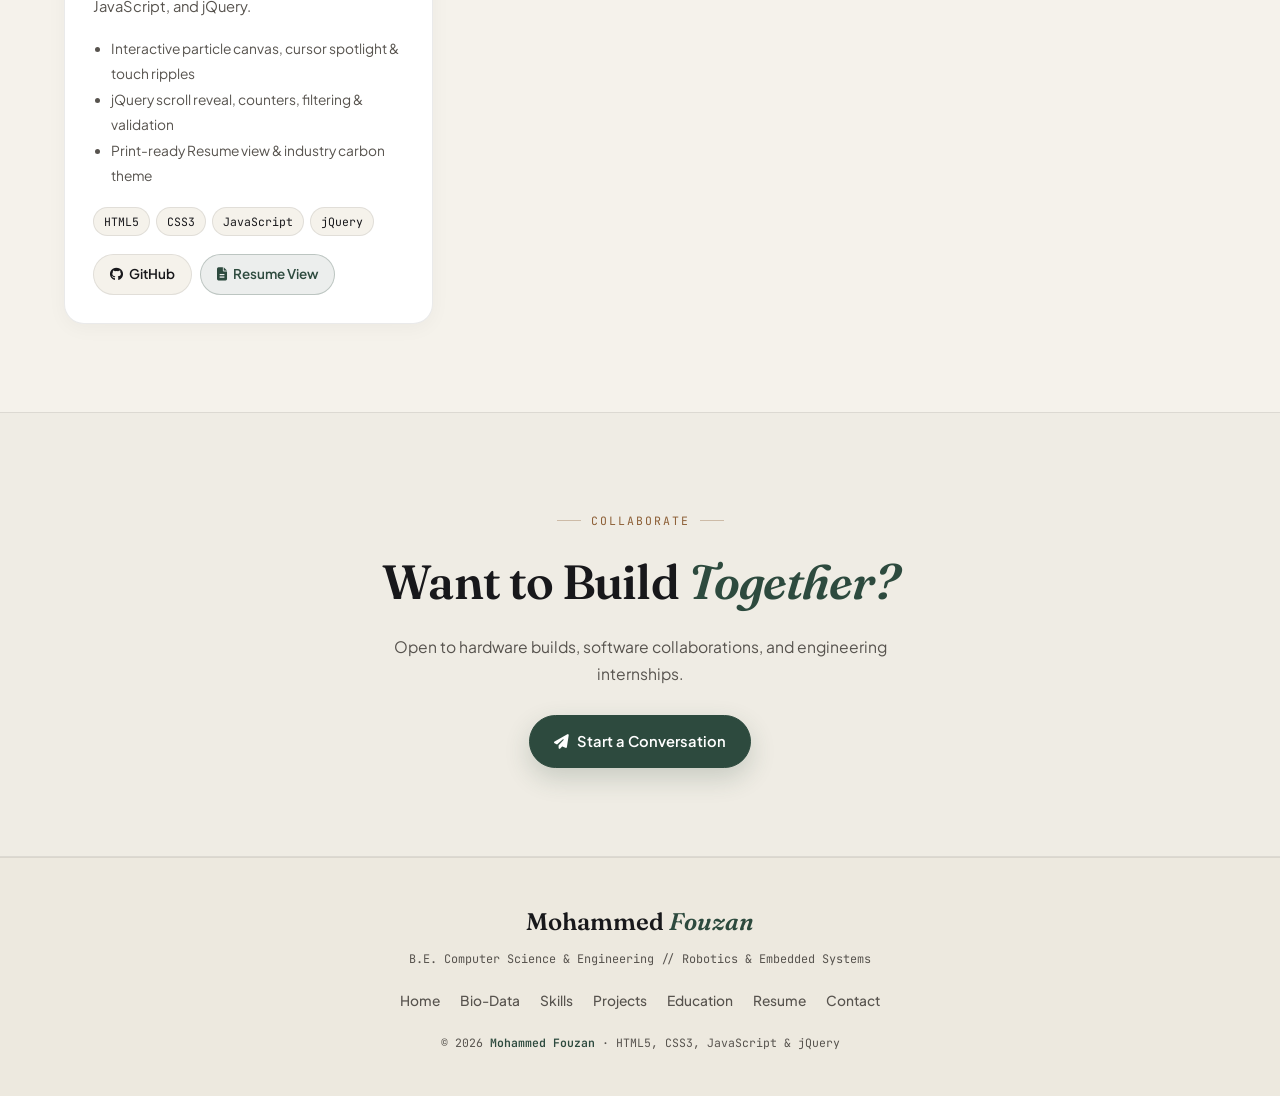
<file: projects.html>
<!DOCTYPE html>
<html lang="en">
<head>
  <meta charset="UTF-8" />
  <meta name="viewport" content="width=device-width, initial-scale=1.0" />
  <title>Projects — Mohammed Fouzan</title>
  <meta name="description" content="Hardware, Robotics, Embedded Systems, and Web projects built by Mohammed Fouzan." />
  <link rel="stylesheet" href="css/style.css" />
  <link rel="stylesheet" href="https://cdnjs.cloudflare.com/ajax/libs/font-awesome/6.5.1/css/all.min.css" />
  <script src="https://code.jquery.com/jquery-3.7.1.min.js"></script>
</head>
<body>

  <header>
    <nav class="navbar" aria-label="Main Navigation">
      <a href="index.html" class="nav-logo"><span class="logo-mark">MF</span><span>Fouzan</span><span class="logo-tag">CSE</span></a>
      <div class="nav-toggle" aria-label="Toggle menu"><span></span><span></span><span></span></div>
      <ul class="nav-links">
        <li><a href="index.html">Home</a></li>
        <li><a href="about.html">Bio-Data</a></li>
        <li><a href="skills.html">Skills</a></li>
        <li><a href="projects.html" class="active">Projects</a></li>
        <li><a href="education.html">Education</a></li>
        <li><a href="resume.html">Resume</a></li>
        <li><a href="contact.html" class="btn-hire">Contact</a></li>
      </ul>
    </nav>
  </header>

  <main class="page-wrapper">

    <section class="page-banner">
      <div class="banner-tag">Engineering Builds</div>
      <h1>Projects</h1>
      <p>Practical hardware, robotics, and web systems engineered from concept to prototype</p>
      <div class="breadcrumb">
        <a href="index.html">Home</a><span>/</span><strong>Projects</strong>
      </div>
    </section>

    <section class="section">
      <div class="section-header fade-up">
        <div class="section-eyebrow">Showcase</div>
        <h2 class="section-title">All <span>Projects</span></h2>
        <p class="section-sub">Filter builds interactively by engineering domain</p>
      </div>

      <div class="filter-bar fade-up">
        <button class="filter-btn active" data-filter="all">All Builds</button>
        <button class="filter-btn" data-filter="embedded">Embedded &amp; IoT</button>
        <button class="filter-btn" data-filter="robotics">Robotics &amp; RC</button>
        <button class="filter-btn" data-filter="web">Web Tech</button>
      </div>

      <div class="projects-grid">

        <article class="glow-card proj-card fade-up" data-category="embedded">
          <div class="proj-body">
            <span class="proj-badge">Engineering Project</span>
            <h3><i class="fas fa-pills" style="color:var(--accent-hi);margin-right:6px;"></i> Medicine Reminder Box</h3>
            <p>Designed a smart medicine reminder box to support elderly users in taking medicines on schedule, focused on medication adherence and everyday convenience.</p>
            <ul class="proj-list">
              <li>Concept built around simple, elderly-friendly operation</li>
              <li>Timely reminder alerts for scheduled dosages</li>
              <li>Practical everyday hardware layout and ergonomics</li>
            </ul>
            <div class="proj-tech">
              <span class="pchip">ESP32</span>
              <span class="pchip">Embedded C</span>
              <span class="pchip">Sensors</span>
              <span class="pchip">IoT</span>
            </div>
            <div class="proj-links">
              <a href="https://github.com/Fouzan7" target="_blank" rel="noopener noreferrer" class="proj-link code">
                <i class="fab fa-github"></i> View GitHub
              </a>
            </div>
          </div>
        </article>

        <article class="glow-card proj-card fade-up" data-category="embedded robotics">
          <div class="proj-body">
            <span class="proj-badge">Engineering Project</span>
            <h3><i class="fas fa-helicopter" style="color:var(--accent-hi);margin-right:6px;"></i> ESP32 Compact Drone</h3>
            <p>Built a compact drone prototype using an ESP32 and sensors, gaining hands-on experience across embedded systems, electronics, and robotics.</p>
            <ul class="proj-list">
              <li>Sensor integration and calibration on ESP32</li>
              <li>Compact airframe hardware placement and weight balance</li>
              <li>Basic flight control functionality &amp; motor testing</li>
            </ul>
            <div class="proj-tech">
              <span class="pchip">ESP32</span>
              <span class="pchip">Drone Prototyping</span>
              <span class="pchip">Sensors</span>
              <span class="pchip">Robotics</span>
            </div>
            <div class="proj-links">
              <a href="https://github.com/Fouzan7" target="_blank" rel="noopener noreferrer" class="proj-link code">
                <i class="fab fa-github"></i> View GitHub
              </a>
            </div>
          </div>
        </article>

        <article class="glow-card proj-card fade-up" data-category="robotics embedded">
          <div class="proj-body">
            <span class="proj-badge active">Current Project</span>
            <h3><i class="fas fa-car-side" style="color:var(--steel);margin-right:6px;"></i> Cloud-Hybrid AI Assistant (RC System)</h3>
            <p>Designed and assembled an RC car as a practical robotics and electronics project, developing system-level prototyping, testing, and troubleshooting skills.</p>
            <ul class="proj-list">
              <li>Motor driver &amp; control component assembly</li>
              <li>Hardware integration and wiring diagnostics</li>
              <li>System-level testing and robotics troubleshooting</li>
            </ul>
            <div class="proj-tech">
              <span class="pchip">RC Systems</span>
              <span class="pchip">Motor Control</span>
              <span class="pchip">Robotics</span>
              <span class="pchip">Hardware</span>
            </div>
            <div class="proj-links">
              <a href="https://github.com/Fouzan7" target="_blank" rel="noopener noreferrer" class="proj-link code">
                <i class="fab fa-github"></i> View GitHub
              </a>
            </div>
          </div>
        </article>

        <article class="glow-card proj-card fade-up" data-category="web">
          <div class="proj-body">
            <span class="proj-badge active">Web Technology Lab</span>
            <h3><i class="fas fa-globe" style="color:var(--accent-hi);margin-right:6px;"></i> Personal Portfolio &amp; Resume Site</h3>
            <p>Multi-page responsive portfolio website containing Resume and Bio-Data built with semantic HTML5, CSS3 spotlight animations, JavaScript, and jQuery.</p>
            <ul class="proj-list">
              <li>Interactive particle canvas, cursor spotlight &amp; touch ripples</li>
              <li>jQuery scroll reveal, counters, filtering &amp; validation</li>
              <li>Print-ready Resume view &amp; industry carbon theme</li>
            </ul>
            <div class="proj-tech">
              <span class="pchip">HTML5</span>
              <span class="pchip">CSS3</span>
              <span class="pchip">JavaScript</span>
              <span class="pchip">jQuery</span>
            </div>
            <div class="proj-links">
              <a href="https://github.com/Fouzan7" target="_blank" rel="noopener noreferrer" class="proj-link code">
                <i class="fab fa-github"></i> GitHub
              </a>
              <a href="resume.html" class="proj-link demo">
                <i class="fas fa-file-alt"></i> Resume View
              </a>
            </div>
          </div>
        </article>

      </div>
    </section>

    <section class="section section-dark" style="text-align:center;">
      <div class="fade-up">
        <div class="section-eyebrow">Collaborate</div>
        <h2 class="section-title">Want to Build <span>Together?</span></h2>
        <p class="section-sub" style="margin-bottom:28px;">Open to hardware builds, software collaborations, and engineering internships.</p>
        <a href="contact.html" class="btn-primary"><i class="fas fa-paper-plane"></i> Start a Conversation</a>
      </div>
    </section>

  </main>

  <footer class="footer">
    <div class="footer-logo">Mohammed <span>Fouzan</span></div>
    <p class="footer-tag">B.E. Computer Science &amp; Engineering // Robotics &amp; Embedded Systems</p>
    <nav class="footer-nav" aria-label="Footer Navigation">
      <a href="index.html">Home</a><a href="about.html">Bio-Data</a><a href="skills.html">Skills</a>
      <a href="projects.html">Projects</a><a href="education.html">Education</a><a href="resume.html">Resume</a><a href="contact.html">Contact</a>
    </nav>
    <p class="footer-copy">&copy; 2026 <span>Mohammed Fouzan</span> &middot; HTML5, CSS3, JavaScript &amp; jQuery</p>
  </footer>

  <button class="scroll-top" aria-label="Scroll to top"><i class="fas fa-chevron-up"></i></button>
  <script src="js/script.js"></script>
</body>
</html>
</file>
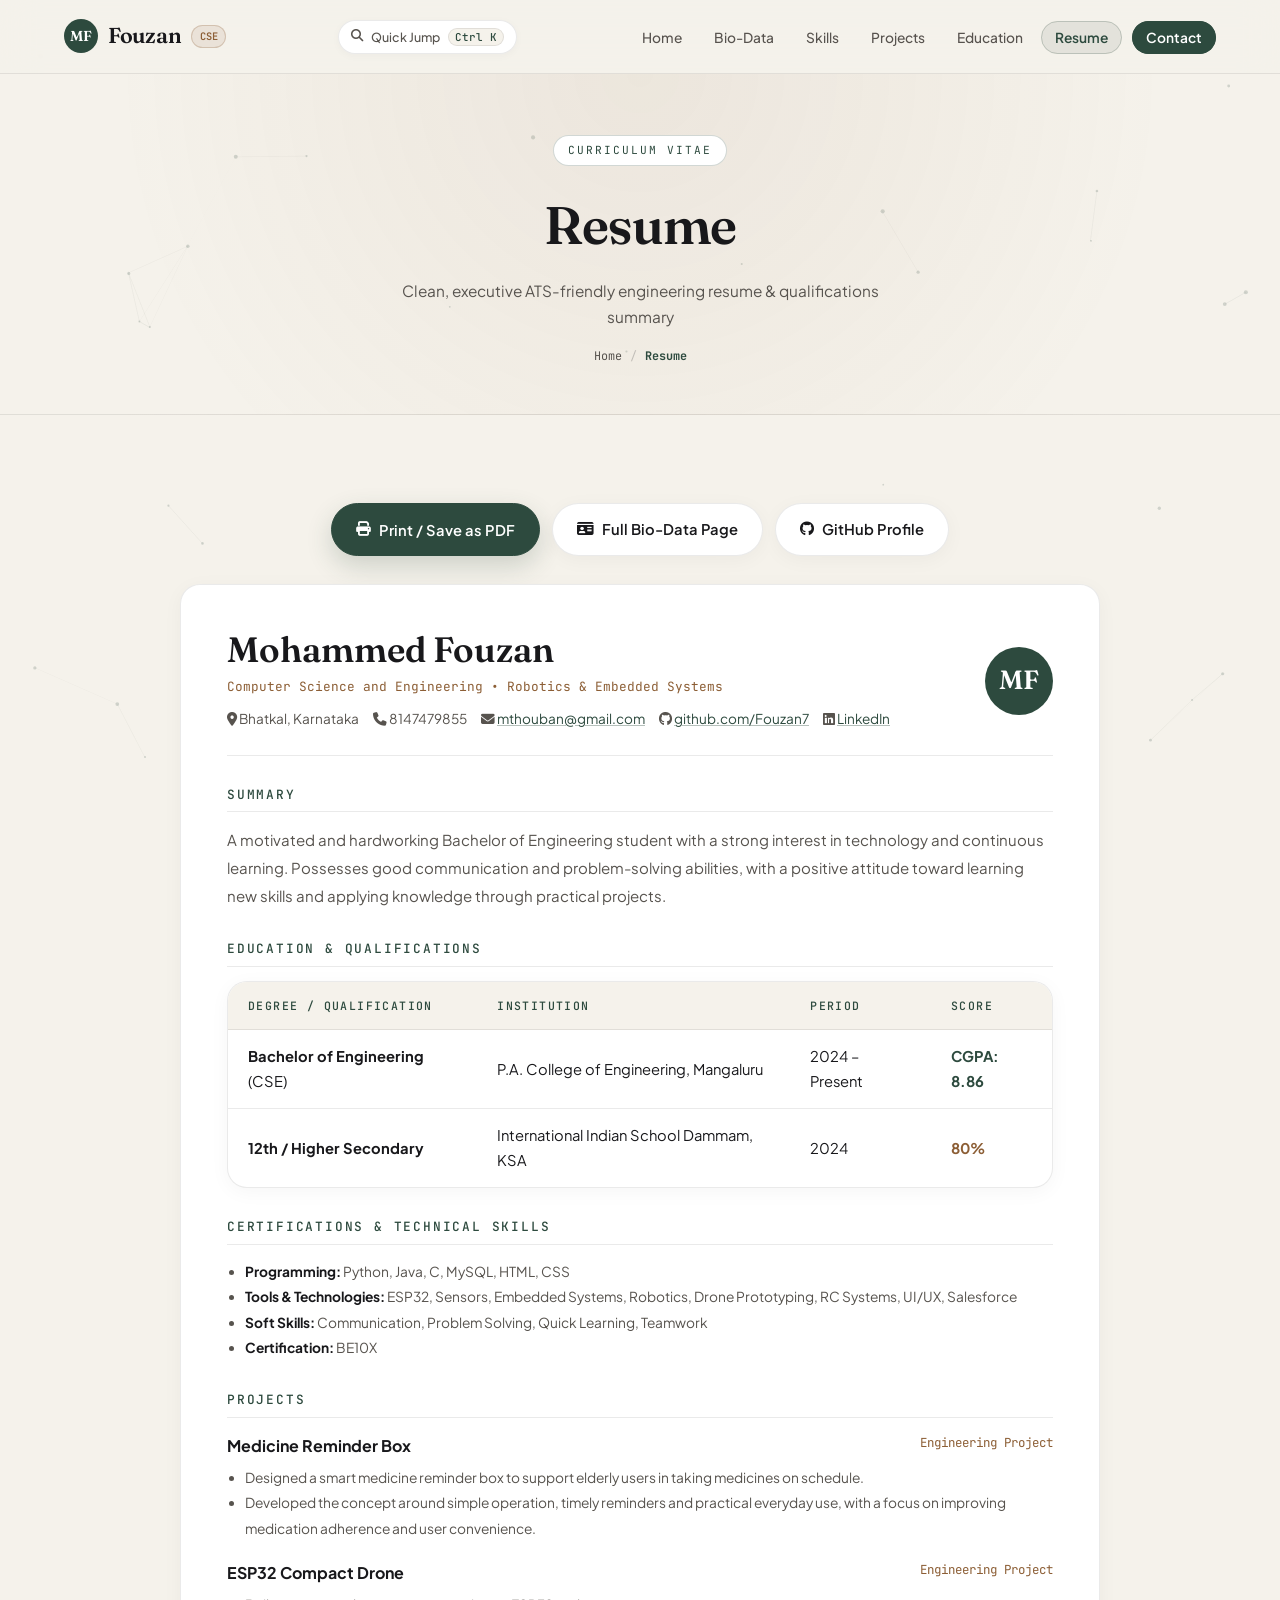
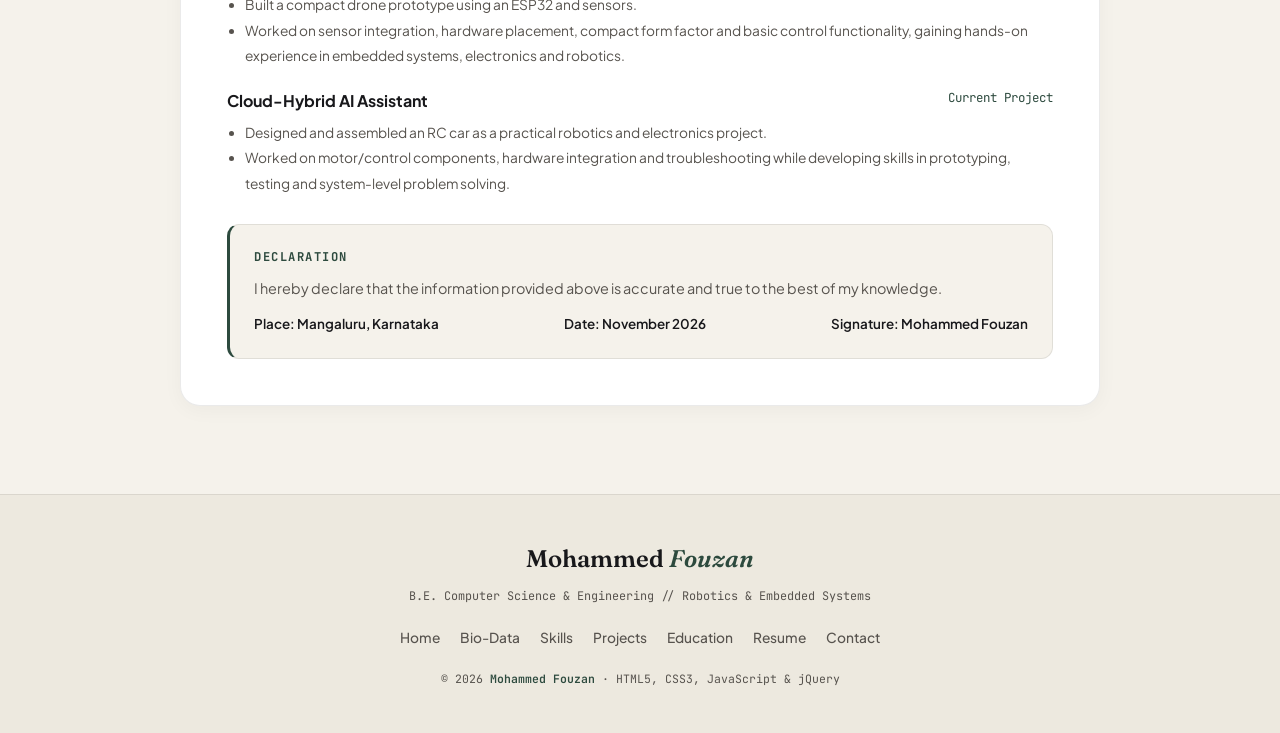
<file: resume.html>
<!DOCTYPE html>
<html lang="en">
<head>
  <meta charset="UTF-8" />
  <meta name="viewport" content="width=device-width, initial-scale=1.0" />
  <title>Resume — Mohammed Fouzan</title>
  <meta name="description" content="Official Curriculum Vitae / Resume of Mohammed Fouzan — B.E. CSE (Robotics &amp; Embedded Systems)." />
  <link rel="stylesheet" href="css/style.css" />
  <link rel="stylesheet" href="https://cdnjs.cloudflare.com/ajax/libs/font-awesome/6.5.1/css/all.min.css" />
  <script src="https://code.jquery.com/jquery-3.7.1.min.js"></script>
</head>
<body>

  <header>
    <nav class="navbar" aria-label="Main Navigation">
      <a href="index.html" class="nav-logo"><span class="logo-mark">MF</span><span>Fouzan</span><span class="logo-tag">CSE</span></a>
      <div class="nav-toggle" aria-label="Toggle menu"><span></span><span></span><span></span></div>
      <ul class="nav-links">
        <li><a href="index.html">Home</a></li>
        <li><a href="about.html">Bio-Data</a></li>
        <li><a href="skills.html">Skills</a></li>
        <li><a href="projects.html">Projects</a></li>
        <li><a href="education.html">Education</a></li>
        <li><a href="resume.html" class="active">Resume</a></li>
        <li><a href="contact.html" class="btn-hire">Contact</a></li>
      </ul>
    </nav>
  </header>

  <main class="page-wrapper">

    <section class="page-banner">
      <div class="banner-tag">Curriculum Vitae</div>
      <h1>Resume</h1>
      <p>Clean, executive ATS-friendly engineering resume &amp; qualifications summary</p>
      <div class="breadcrumb">
        <a href="index.html">Home</a><span>/</span><strong>Resume</strong>
      </div>
    </section>

    <section class="section">
      <div class="resume-actions">
        <button id="print-resume" class="btn-primary"><i class="fas fa-print"></i> Print / Save as PDF</button>
        <a href="about.html" class="btn-outline"><i class="fas fa-id-card"></i> Full Bio-Data Page</a>
        <a href="https://github.com/Fouzan7" target="_blank" rel="noopener noreferrer" class="btn-outline"><i class="fab fa-github"></i> GitHub Profile</a>
      </div>

      <article class="glow-card no-tilt resume-sheet fade-up">

        <div class="resume-header">
          <div class="resume-header-info">
            <h2>Mohammed Fouzan</h2>
            <div class="r-sub">Computer Science and Engineering &bull; Robotics &amp; Embedded Systems</div>
            <div class="resume-contact-line">
              <span><i class="fas fa-map-marker-alt"></i> Bhatkal, Karnataka</span>
              <span><i class="fas fa-phone"></i> 8147479855</span>
              <span><i class="fas fa-envelope"></i> <a href="mailto:mthouban@gmail.com">mthouban@gmail.com</a></span>
              <span><i class="fab fa-github"></i> <a href="https://github.com/Fouzan7" target="_blank" rel="noopener noreferrer">github.com/Fouzan7</a></span>
              <span><i class="fab fa-linkedin"></i> <a href="https://www.linkedin.com/in/mohammed-fouzan-4341b1441" target="_blank" rel="noopener noreferrer">LinkedIn</a></span>
            </div>
          </div>
          <div class="resume-monogram" aria-hidden="true">MF</div>
        </div>

        <section class="resume-block">
          <h3 class="resume-block-title">Summary</h3>
          <p style="font-size:0.94rem;color:var(--muted);line-height:1.85;">
            A motivated and hardworking Bachelor of Engineering student with a strong interest in technology and continuous learning. Possesses good communication and problem-solving abilities, with a positive attitude toward learning new skills and applying knowledge through practical projects.
          </p>
        </section>

        <section class="resume-block">
          <h3 class="resume-block-title">Education &amp; Qualifications</h3>
          <div class="table-wrap">
            <table class="hud-table">
              <thead>
                <tr>
                  <th scope="col">Degree / Qualification</th>
                  <th scope="col">Institution</th>
                  <th scope="col">Period</th>
                  <th scope="col">Score</th>
                </tr>
              </thead>
              <tbody>
                <tr>
                  <td><strong>Bachelor of Engineering</strong> (CSE)</td>
                  <td>P.A. College of Engineering, Mangaluru</td>
                  <td>2024 &ndash; Present</td>
                  <td><strong style="color:var(--accent-hi);">CGPA: 8.86</strong></td>
                </tr>
                <tr>
                  <td><strong>12th / Higher Secondary</strong></td>
                  <td>International Indian School Dammam, KSA</td>
                  <td>2024</td>
                  <td><strong style="color:var(--steel);">80%</strong></td>
                </tr>
              </tbody>
            </table>
          </div>
        </section>

        <section class="resume-block">
          <h3 class="resume-block-title">Certifications &amp; Technical Skills</h3>
          <ul class="proj-list" style="margin-bottom:0;">
            <li><strong style="color:var(--text);">Programming:</strong> Python, Java, C, MySQL, HTML, CSS</li>
            <li><strong style="color:var(--text);">Tools &amp; Technologies:</strong> ESP32, Sensors, Embedded Systems, Robotics, Drone Prototyping, RC Systems, UI/UX, Salesforce</li>
            <li><strong style="color:var(--text);">Soft Skills:</strong> Communication, Problem Solving, Quick Learning, Teamwork</li>
            <li><strong style="color:var(--text);">Certification:</strong> BE10X</li>
          </ul>
        </section>

        <section class="resume-block">
          <h3 class="resume-block-title">Projects</h3>

          <div style="margin-bottom:18px;">
            <div style="display:flex;justify-content:space-between;flex-wrap:wrap;gap:6px;margin-bottom:6px;">
              <strong style="font-size:1rem;color:var(--text);">Medicine Reminder Box</strong>
              <span style="font-family:'JetBrains Mono',monospace;font-size:0.78rem;color:var(--steel);">Engineering Project</span>
            </div>
            <ul class="proj-list" style="margin-bottom:0;">
              <li>Designed a smart medicine reminder box to support elderly users in taking medicines on schedule.</li>
              <li>Developed the concept around simple operation, timely reminders and practical everyday use, with a focus on improving medication adherence and user convenience.</li>
            </ul>
          </div>

          <div style="margin-bottom:18px;">
            <div style="display:flex;justify-content:space-between;flex-wrap:wrap;gap:6px;margin-bottom:6px;">
              <strong style="font-size:1rem;color:var(--text);">ESP32 Compact Drone</strong>
              <span style="font-family:'JetBrains Mono',monospace;font-size:0.78rem;color:var(--steel);">Engineering Project</span>
            </div>
            <ul class="proj-list" style="margin-bottom:0;">
              <li>Built a compact drone prototype using an ESP32 and sensors.</li>
              <li>Worked on sensor integration, hardware placement, compact form factor and basic control functionality, gaining hands-on experience in embedded systems, electronics and robotics.</li>
            </ul>
          </div>

          <div>
            <div style="display:flex;justify-content:space-between;flex-wrap:wrap;gap:6px;margin-bottom:6px;">
              <strong style="font-size:1rem;color:var(--text);">Cloud-Hybrid AI Assistant</strong>
              <span style="font-family:'JetBrains Mono',monospace;font-size:0.78rem;color:var(--accent-hi);">Current Project</span>
            </div>
            <ul class="proj-list" style="margin-bottom:0;">
              <li>Designed and assembled an RC car as a practical robotics and electronics project.</li>
              <li>Worked on motor/control components, hardware integration and troubleshooting while developing skills in prototyping, testing and system-level problem solving.</li>
            </ul>
          </div>
        </section>

        <section class="declaration-box" aria-label="Resume Declaration">
          <h3>Declaration</h3>
          <p>
            I hereby declare that the information provided above is accurate and true to the best of my knowledge.
          </p>
          <div class="declaration-meta">
            <span>Place: Mangaluru, Karnataka</span>
            <span>Date: <time datetime="2026-11">November 2026</time></span>
            <span>Signature: Mohammed Fouzan</span>
          </div>
        </section>

      </article>
    </section>

  </main>

  <footer class="footer">
    <div class="footer-logo">Mohammed <span>Fouzan</span></div>
    <p class="footer-tag">B.E. Computer Science &amp; Engineering // Robotics &amp; Embedded Systems</p>
    <nav class="footer-nav" aria-label="Footer Navigation">
      <a href="index.html">Home</a><a href="about.html">Bio-Data</a><a href="skills.html">Skills</a>
      <a href="projects.html">Projects</a><a href="education.html">Education</a><a href="resume.html">Resume</a><a href="contact.html">Contact</a>
    </nav>
    <p class="footer-copy">&copy; 2026 <span>Mohammed Fouzan</span> &middot; HTML5, CSS3, JavaScript &amp; jQuery</p>
  </footer>

  <button class="scroll-top" aria-label="Scroll to top"><i class="fas fa-chevron-up"></i></button>
  <script src="js/script.js"></script>
</body>
</html>
</file>
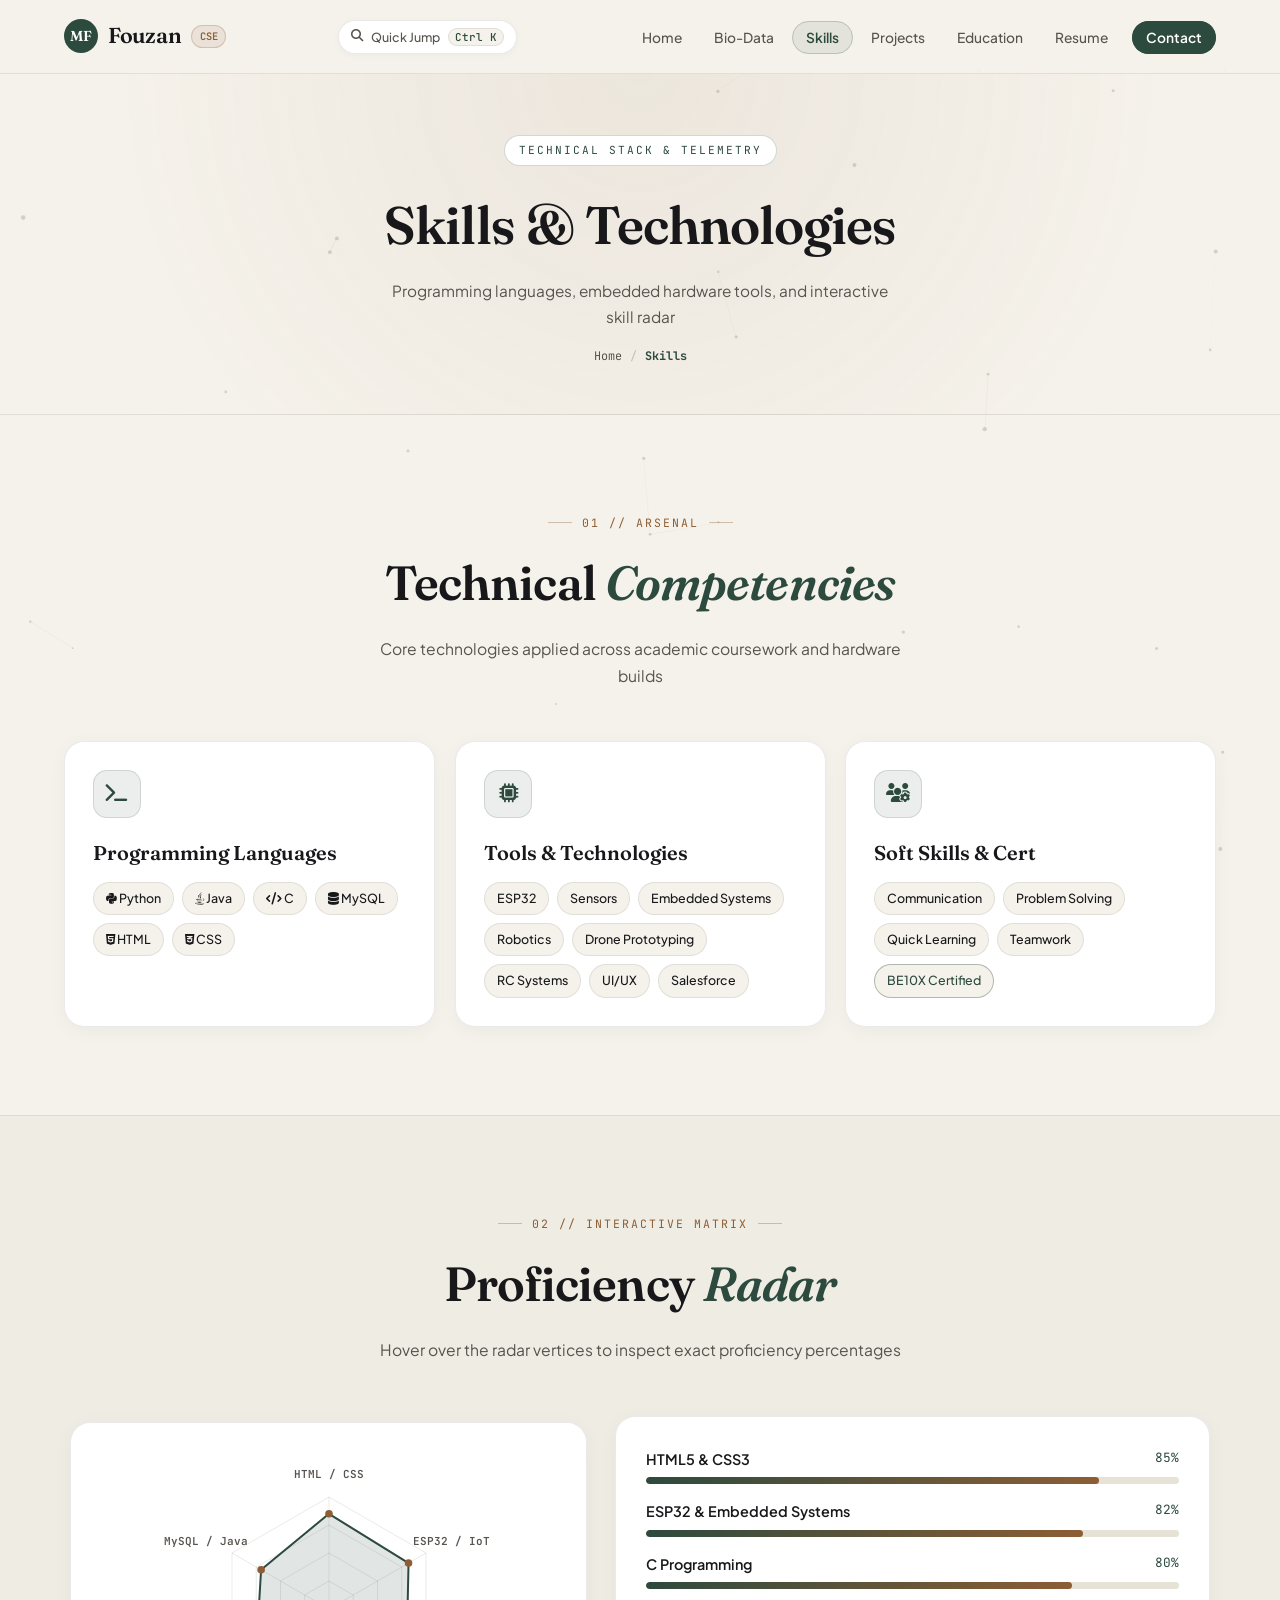
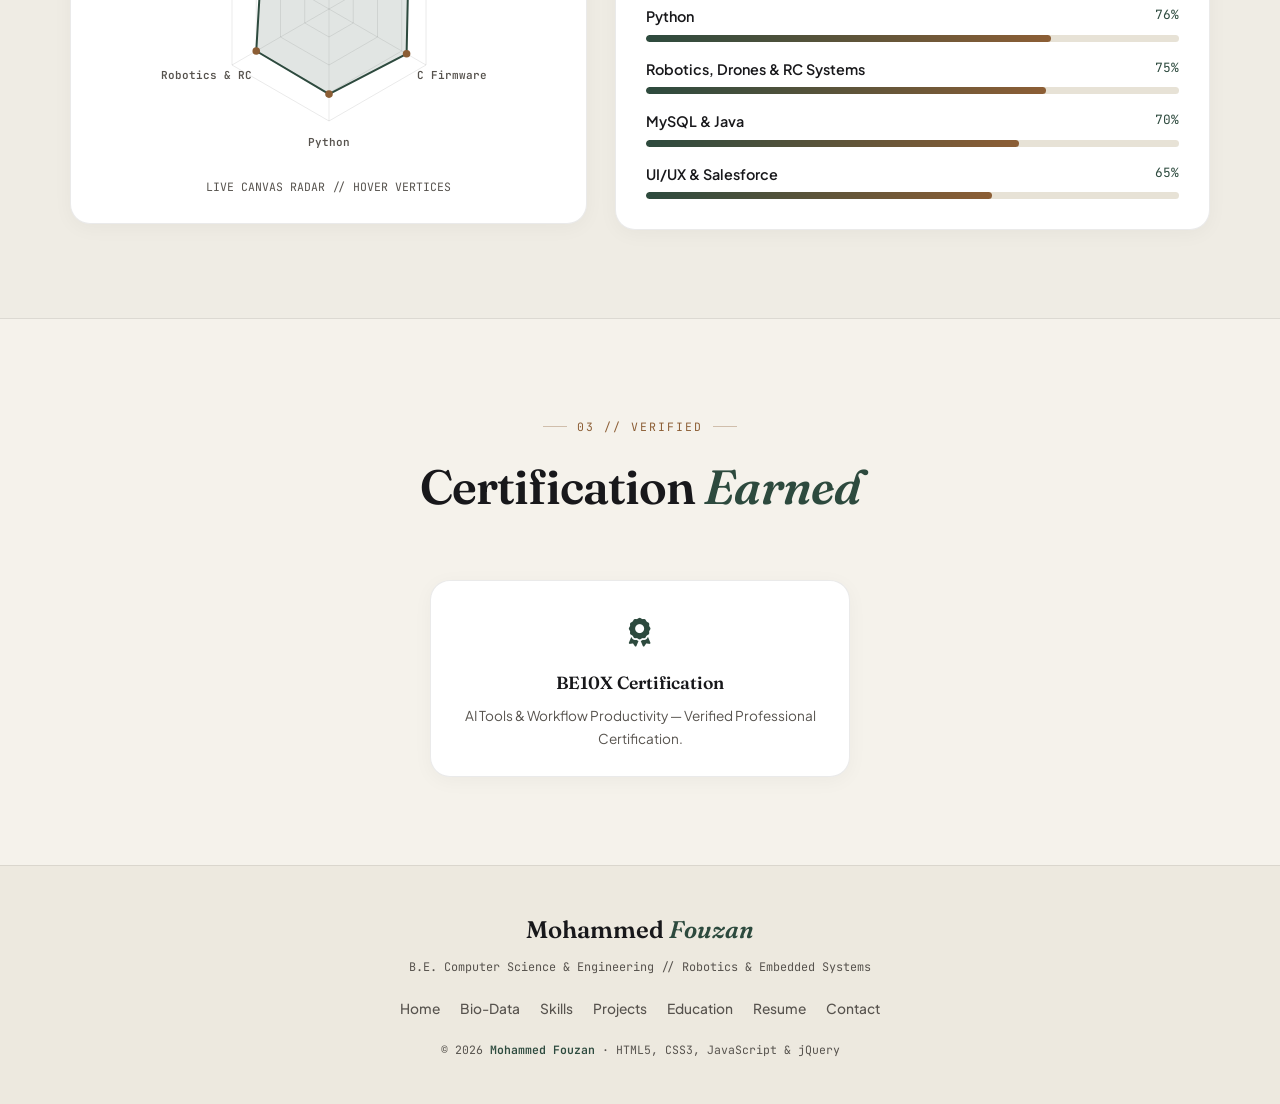
<file: skills.html>
<!DOCTYPE html>
<html lang="en">
<head>
  <meta charset="UTF-8" />
  <meta name="viewport" content="width=device-width, initial-scale=1.0" />
  <title>Skills — Mohammed Fouzan</title>
  <meta name="description" content="Technical skills, interactive radar visualizer, embedded tools, and soft skills of Mohammed Fouzan." />
  <link rel="stylesheet" href="css/style.css" />
  <link rel="stylesheet" href="https://cdnjs.cloudflare.com/ajax/libs/font-awesome/6.5.1/css/all.min.css" />
  <script src="https://code.jquery.com/jquery-3.7.1.min.js"></script>
</head>
<body>

  <header>
    <nav class="navbar" aria-label="Main Navigation">
      <a href="index.html" class="nav-logo"><span class="logo-mark">MF</span><span>Fouzan</span><span class="logo-tag">CSE</span></a>
      <div class="nav-toggle" aria-label="Toggle menu"><span></span><span></span><span></span></div>
      <ul class="nav-links">
        <li><a href="index.html">Home</a></li>
        <li><a href="about.html">Bio-Data</a></li>
        <li><a href="skills.html" class="active">Skills</a></li>
        <li><a href="projects.html">Projects</a></li>
        <li><a href="education.html">Education</a></li>
        <li><a href="resume.html">Resume</a></li>
        <li><a href="contact.html" class="btn-hire">Contact</a></li>
      </ul>
    </nav>
  </header>

  <main class="page-wrapper">

    <section class="page-banner">
      <div class="banner-tag">Technical Stack &amp; Telemetry</div>
      <h1 data-scramble>Skills &amp; Technologies</h1>
      <p>Programming languages, embedded hardware tools, and interactive skill radar</p>
      <div class="breadcrumb">
        <a href="index.html">Home</a><span>/</span><strong>Skills</strong>
      </div>
    </section>

    <section class="section">
      <div class="section-header fade-up">
        <div class="section-eyebrow">01 // Arsenal</div>
        <h2 class="section-title">Technical <span>Competencies</span></h2>
        <p class="section-sub">Core technologies applied across academic coursework and hardware builds</p>
      </div>

      <div class="skills-grid">
        <article class="glow-card skill-card fade-up">
          <div class="skill-icon"><i class="fas fa-terminal"></i></div>
          <h3>Programming Languages</h3>
          <div class="skill-tags">
            <span class="stag"><i class="fab fa-python"></i> Python</span>
            <span class="stag"><i class="fab fa-java"></i> Java</span>
            <span class="stag"><i class="fas fa-code"></i> C</span>
            <span class="stag"><i class="fas fa-database"></i> MySQL</span>
            <span class="stag"><i class="fab fa-html5"></i> HTML</span>
            <span class="stag"><i class="fab fa-css3-alt"></i> CSS</span>
          </div>
        </article>

        <article class="glow-card skill-card fade-up">
          <div class="skill-icon"><i class="fas fa-microchip"></i></div>
          <h3>Tools &amp; Technologies</h3>
          <div class="skill-tags">
            <span class="stag">ESP32</span>
            <span class="stag">Sensors</span>
            <span class="stag">Embedded Systems</span>
            <span class="stag">Robotics</span>
            <span class="stag">Drone Prototyping</span>
            <span class="stag">RC Systems</span>
            <span class="stag">UI/UX</span>
            <span class="stag">Salesforce</span>
          </div>
        </article>

        <article class="glow-card skill-card fade-up">
          <div class="skill-icon"><i class="fas fa-users-cog"></i></div>
          <h3>Soft Skills &amp; Cert</h3>
          <div class="skill-tags">
            <span class="stag">Communication</span>
            <span class="stag">Problem Solving</span>
            <span class="stag">Quick Learning</span>
            <span class="stag">Teamwork</span>
            <span class="stag" style="border-color:var(--border-hi);color:var(--accent-hi);">BE10X Certified</span>
          </div>
        </article>
      </div>
    </section>

    <!-- ===== INTERACTIVE SKILL RADAR + PROGRESS MATRIX ===== -->
    <section class="section section-dark">
      <div class="section-header fade-up">
        <div class="section-eyebrow">02 // Interactive Matrix</div>
        <h2 class="section-title">Proficiency <span>Radar</span></h2>
        <p class="section-sub">Hover over the radar vertices to inspect exact proficiency percentages</p>
      </div>

      <div class="skills-matrix-layout">
        <div class="glow-card radar-box fade-up" data-cursor="HOVER">
          <canvas id="skill-radar" width="360" height="320"></canvas>
          <div style="font-family:'JetBrains Mono',monospace;font-size:0.72rem;color:var(--muted);margin-top:8px;">
            LIVE CANVAS RADAR // HOVER VERTICES
          </div>
        </div>

        <div class="glow-card no-tilt fade-up" style="padding:30px;">
          <div class="tech-bars">
            <div class="tbar-row">
              <div class="tbar-head"><span class="tbar-name">HTML5 &amp; CSS3</span><span class="tbar-pct">85%</span></div>
              <div class="tbar-track"><div class="tbar-fill" data-width="85"></div></div>
            </div>
            <div class="tbar-row">
              <div class="tbar-head"><span class="tbar-name">ESP32 &amp; Embedded Systems</span><span class="tbar-pct">82%</span></div>
              <div class="tbar-track"><div class="tbar-fill" data-width="82"></div></div>
            </div>
            <div class="tbar-row">
              <div class="tbar-head"><span class="tbar-name">C Programming</span><span class="tbar-pct">80%</span></div>
              <div class="tbar-track"><div class="tbar-fill" data-width="80"></div></div>
            </div>
            <div class="tbar-row">
              <div class="tbar-head"><span class="tbar-name">Python</span><span class="tbar-pct">76%</span></div>
              <div class="tbar-track"><div class="tbar-fill" data-width="76"></div></div>
            </div>
            <div class="tbar-row">
              <div class="tbar-head"><span class="tbar-name">Robotics, Drones &amp; RC Systems</span><span class="tbar-pct">75%</span></div>
              <div class="tbar-track"><div class="tbar-fill" data-width="75"></div></div>
            </div>
            <div class="tbar-row">
              <div class="tbar-head"><span class="tbar-name">MySQL &amp; Java</span><span class="tbar-pct">70%</span></div>
              <div class="tbar-track"><div class="tbar-fill" data-width="70"></div></div>
            </div>
            <div class="tbar-row">
              <div class="tbar-head"><span class="tbar-name">UI/UX &amp; Salesforce</span><span class="tbar-pct">65%</span></div>
              <div class="tbar-track"><div class="tbar-fill" data-width="65"></div></div>
            </div>
          </div>
        </div>
      </div>
    </section>

    <section class="section">
      <div class="section-header fade-up">
        <div class="section-eyebrow">03 // Verified</div>
        <h2 class="section-title">Certification <span>Earned</span></h2>
      </div>
      <div class="certs-row" style="max-width:420px;">
        <article class="glow-card cert-card fade-up">
          <div class="cicon"><i class="fas fa-award"></i></div>
          <h4>BE10X Certification</h4>
          <p>AI Tools &amp; Workflow Productivity — Verified Professional Certification.</p>
        </article>
      </div>
    </section>

  </main>

  <footer class="footer">
    <div class="footer-logo">Mohammed <span>Fouzan</span></div>
    <p class="footer-tag">B.E. Computer Science &amp; Engineering // Robotics &amp; Embedded Systems</p>
    <nav class="footer-nav" aria-label="Footer Navigation">
      <a href="index.html">Home</a><a href="about.html">Bio-Data</a><a href="skills.html">Skills</a>
      <a href="projects.html">Projects</a><a href="education.html">Education</a><a href="resume.html">Resume</a><a href="contact.html">Contact</a>
    </nav>
    <p class="footer-copy">&copy; 2026 <span>Mohammed Fouzan</span> &middot; HTML5, CSS3, JavaScript &amp; jQuery</p>
  </footer>

  <button class="scroll-top" aria-label="Scroll to top"><i class="fas fa-chevron-up"></i></button>
  <script src="js/script.js"></script>
</body>
</html>
</file>
<file: css/style.css>
/* =====================================================================
   MOHAMMED FOUZAN — WARM EDITORIAL STUDIO THEME
   Palette: Warm Linen (#F5F2EB) · Ceramic White (#FFFFFF)
            Forest Sage (#2D4A3E) · Brushed Bronze (#8C5E35)
   ===================================================================== */

@import url('https://fonts.googleapis.com/css2?family=Fraunces:ital,opsz,wght@0,9..144,500;0,9..144,600;0,9..144,700;1,9..144,500&family=Plus+Jakarta+Sans:wght@400;500;600;700&family=JetBrains+Mono:wght@400;500&display=swap');

:root {
  --bg-950:      #EDE9DF;
  --bg-900:      #F5F2EB;
  --bg-800:      #EFECE4;
  --bg-700:      #E7E2D6;
  --bg-card:     #FFFFFF;
  --ink:         #18181B;
  --text:        #18181B;
  --silver:      #18181B;
  --slate:       #57534E;
  --muted:       #57534E;
  --accent:      #2D4A3E;
  --accent-hi:   #2D4A3E;
  --accent-sec:  #8C5E35;
  --steel:       #8C5E35;
  --accent-dim:  rgba(45, 74, 62, 0.09);
  --accent-glow: rgba(45, 74, 62, 0.18);
  --bronze-dim:  rgba(140, 94, 53, 0.10);
  --success:     #246B4C;
  --warning:     #945D14;
  --error:       #B83232;
  --border:      rgba(24, 24, 27, 0.09);
  --border-hi:   rgba(45, 74, 62, 0.35);
  --shadow-sm:   0 4px 20px rgba(24, 24, 27, 0.04);
  --shadow-lg:   0 24px 56px rgba(24, 24, 27, 0.08);
  --radius:      10px;
  --radius-lg:   20px;
  --nav-h:       74px;
  --ease:        cubic-bezier(0.22, 1, 0.36, 1);
  --transition:  0.28s var(--ease);
}

*, *::before, *::after { box-sizing: border-box; margin: 0; padding: 0; }
html { scroll-behavior: smooth; }
body {
  font-family: 'Plus Jakarta Sans', -apple-system, BlinkMacSystemFont, sans-serif;
  background: var(--bg-900);
  color: var(--ink);
  line-height: 1.7;
  overflow-x: hidden;
  -webkit-tap-highlight-color: transparent;
}
a { text-decoration: none; color: inherit; }
ul { list-style: none; }

::-webkit-scrollbar { width: 7px; }
::-webkit-scrollbar-track { background: var(--bg-950); }
::-webkit-scrollbar-thumb { background: #CFC8B8; border-radius: 99px; }
::-webkit-scrollbar-thumb:hover { background: var(--accent); }

/* =====================================================================
   GLOBAL FX: PROGRESS BAR, AMBIENT CANVAS, VELVET CURSOR, RIPPLES
   ===================================================================== */
.scroll-progress {
  position: fixed;
  top: 0; left: 0;
  height: 2.5px;
  width: 0%;
  background: linear-gradient(90deg, var(--accent), var(--accent-sec));
  z-index: 2500;
  pointer-events: none;
}

#bg-canvas {
  position: fixed;
  inset: 0;
  width: 100%;
  height: 100%;
  z-index: 0;
  pointer-events: none;
  opacity: 0.85;
}

/* Velvet Editorial Cursor (Desktop Fine Pointer - GPU Accelerated) */
.cursor-dot,
.cursor-ring {
  position: fixed;
  top: 0; left: 0;
  pointer-events: none;
  z-index: 9999;
  opacity: 0;
  will-change: transform;
  transform: translate3d(-100px, -100px, 0);
  transition: opacity 0.2s ease;
}
.cursor-dot {
  width: 6px; height: 6px;
  background: var(--accent);
  border-radius: 50%;
  margin: -3px 0 0 -3px;
}
.cursor-ring {
  width: 34px; height: 34px;
  border: 1.5px solid rgba(45, 74, 62, 0.42);
  border-radius: 50%;
  margin: -17px 0 0 -17px;
  display: flex;
  align-items: center;
  justify-content: center;
  font-family: 'JetBrains Mono', monospace;
  font-size: 9px;
  font-weight: 500;
  letter-spacing: 0.8px;
  color: #FFFFFF;
  transition: width 0.24s var(--ease), height 0.24s var(--ease), margin 0.24s var(--ease), border-color 0.22s ease, background-color 0.22s ease, opacity 0.2s ease, border-radius 0.24s var(--ease);
}
.cursor-ring.hover-link {
  width: 50px; height: 50px;
  margin: -25px 0 0 -25px;
  border-color: var(--accent);
  background: rgba(45, 74, 62, 0.08);
}
.cursor-ring.hover-card {
  width: 44px; height: 44px;
  margin: -22px 0 0 -22px;
  border-color: rgba(140, 94, 53, 0.55);
  background: rgba(140, 94, 53, 0.06);
}
.cursor-ring.has-label {
  width: 68px; height: 28px;
  margin: -14px 0 0 -34px;
  border-radius: 999px;
  background: var(--accent);
  border-color: var(--accent);
  color: #FFFFFF;
  box-shadow: 0 6px 18px rgba(45, 74, 62, 0.24);
}
.cursor-ring.pressed {
  transform: translate3d(var(--rx, -100px), var(--ry, -100px), 0) scale(0.84);
}

@media (hover: none), (pointer: coarse) {
  .cursor-dot, .cursor-ring { display: none !important; }
}

/* Soft Tap / Click Ripple + Dust Motes */
.touch-ripple {
  position: fixed;
  border-radius: 50%;
  pointer-events: none;
  z-index: 9997;
  width: 16px; height: 16px;
  transform: translate(-50%, -50%) scale(0.3);
  border: 1.5px solid rgba(45, 74, 62, 0.55);
  background: radial-gradient(circle, rgba(140, 94, 53, 0.22) 0%, transparent 72%);
  animation: rippleExpand 0.7s var(--ease) forwards;
}
.touch-spark {
  position: fixed;
  width: 4px; height: 4px;
  border-radius: 50%;
  background: var(--accent-sec);
  pointer-events: none;
  z-index: 9998;
  transform: translate(-50%, -50%);
  animation: sparkFly 0.55s var(--ease) forwards;
}
@keyframes rippleExpand {
  0%   { opacity: 0.9; transform: translate(-50%, -50%) scale(0.3); }
  100% { opacity: 0;   transform: translate(-50%, -50%) scale(5.2); }
}
@keyframes sparkFly {
  0%   { opacity: 0.9; transform: translate(-50%, -50%) scale(1); }
  100% { opacity: 0;   transform: translate(calc(-50% + var(--tx)), calc(-50% + var(--ty))) scale(0.2); }
}

/* Aesthetic Silk-Sheen Card (Hover + Touch Tilt - GPU Accelerated) */
.glow-card {
  position: relative;
  background: var(--bg-card);
  border: 1px solid var(--border);
  border-radius: var(--radius-lg);
  box-shadow: var(--shadow-sm);
  overflow: hidden;
  transition: transform 0.26s var(--ease), border-color 0.28s ease, box-shadow 0.28s ease;
  transform-style: preserve-3d;
  will-change: transform;
  backface-visibility: hidden;
  --mx: 50%;
  --my: 50%;
}
.glow-card::before {
  content: '';
  position: absolute;
  inset: 0;
  background: radial-gradient(
    420px circle at var(--mx) var(--my),
    rgba(140, 94, 53, 0.08),
    rgba(45, 74, 62, 0.05) 45%,
    transparent 72%
  );
  opacity: 0;
  transition: opacity 0.3s ease;
  pointer-events: none;
  z-index: 0;
}
.glow-card::after {
  content: '';
  position: absolute;
  top: 0; left: 0; right: 0;
  height: 2px;
  background: linear-gradient(90deg, transparent, var(--accent), var(--accent-sec), transparent);
  opacity: 0;
  transition: opacity 0.3s ease;
  pointer-events: none;
  z-index: 2;
}
.glow-card:hover::before,
.glow-card.touch-active::before,
.glow-card:hover::after,
.glow-card.touch-active::after {
  opacity: 1;
}
.glow-card:hover,
.glow-card.touch-active {
  border-color: var(--border-hi);
  box-shadow: var(--shadow-lg);
}
.glow-card > * { position: relative; z-index: 1; }

/* =====================================================================
   NAVBAR & COMMAND PALETTE
   ===================================================================== */
header { position: relative; z-index: 1000; }
.navbar {
  position: fixed;
  top: 0; left: 0; right: 0;
  height: var(--nav-h);
  background: rgba(245, 242, 235, 0.82);
  backdrop-filter: blur(18px);
  -webkit-backdrop-filter: blur(18px);
  border-bottom: 1px solid var(--border);
  z-index: 1000;
  display: flex;
  align-items: center;
  justify-content: space-between;
  padding: 0 5%;
  transition: var(--transition);
}
.navbar.scrolled {
  background: rgba(255, 255, 255, 0.94);
  box-shadow: 0 8px 30px rgba(24, 24, 27, 0.06);
}

.nav-logo {
  font-family: 'Fraunces', serif;
  font-size: 1.35rem;
  font-weight: 600;
  letter-spacing: -0.3px;
  color: var(--ink);
  display: inline-flex;
  align-items: center;
  gap: 10px;
}
.nav-logo .logo-mark {
  width: 34px; height: 34px;
  border-radius: 50%;
  background: var(--accent);
  color: #FFFFFF;
  display: inline-flex;
  align-items: center;
  justify-content: center;
  font-family: 'Fraunces', serif;
  font-weight: 600;
  font-size: 0.9rem;
  letter-spacing: 0.5px;
}
.nav-logo .logo-tag {
  font-family: 'JetBrains Mono', monospace;
  font-size: 0.65rem;
  color: var(--accent-sec);
  border: 1px solid rgba(140, 94, 53, 0.25);
  background: var(--bronze-dim);
  padding: 2px 8px;
  border-radius: 999px;
}

.nav-links { display: flex; gap: 4px; align-items: center; }
.nav-links a {
  font-size: 0.86rem;
  font-weight: 500;
  color: var(--slate);
  padding: 7px 13px;
  border-radius: 999px;
  border: 1px solid transparent;
  transition: var(--transition);
}
.nav-links a:hover {
  color: var(--ink);
  background: rgba(24, 24, 27, 0.05);
}
.nav-links a.active {
  color: var(--accent);
  background: var(--accent-dim);
  border-color: rgba(45, 74, 62, 0.22);
  font-weight: 600;
}
.nav-links a.btn-hire {
  margin-left: 6px;
  background: var(--accent);
  color: #FFFFFF !important;
  font-weight: 600;
  border-color: var(--accent);
}
.nav-links a.btn-hire:hover,
.nav-links a.btn-hire.active {
  background: #21372E;
  transform: translateY(-1px);
  box-shadow: 0 6px 20px rgba(45, 74, 62, 0.24);
}

.cmd-trigger {
  display: inline-flex;
  align-items: center;
  gap: 8px;
  padding: 7px 12px;
  background: var(--bg-card);
  border: 1px solid var(--border);
  border-radius: 999px;
  color: var(--slate);
  font-family: 'Plus Jakarta Sans', sans-serif;
  font-size: 0.78rem;
  font-weight: 500;
  cursor: pointer;
  transition: var(--transition);
  box-shadow: 0 2px 8px rgba(24, 24, 27, 0.03);
}
.cmd-trigger:hover {
  border-color: var(--border-hi);
  color: var(--ink);
  transform: translateY(-1px);
}
.cmd-kbd {
  font-family: 'JetBrains Mono', monospace;
  background: var(--bg-900);
  border: 1px solid var(--border);
  padding: 1px 6px;
  border-radius: 99px;
  font-size: 0.68rem;
  color: var(--accent);
}

.nav-toggle {
  display: none;
  flex-direction: column;
  gap: 5px;
  cursor: pointer;
  padding: 9px;
  border-radius: 99px;
  border: 1px solid var(--border);
  background: var(--bg-card);
}
.nav-toggle span { display: block; width: 20px; height: 1.8px; background: var(--ink); transition: var(--transition); }
.nav-toggle.open span:nth-child(1) { transform: rotate(45deg) translate(5px, 5px); background: var(--accent); }
.nav-toggle.open span:nth-child(2) { opacity: 0; }
.nav-toggle.open span:nth-child(3) { transform: rotate(-45deg) translate(5px, -5px); background: var(--accent); }

/* Frosted Editorial Command Modal */
.cmd-backdrop {
  position: fixed;
  inset: 0;
  background: rgba(24, 24, 27, 0.35);
  backdrop-filter: blur(8px);
  z-index: 3000;
  display: none;
  align-items: flex-start;
  justify-content: center;
  padding: 12vh 16px 20px;
}
.cmd-backdrop.open { display: flex; }
.cmd-modal {
  width: 100%;
  max-width: 560px;
  background: #FFFFFF;
  border: 1px solid var(--border);
  border-radius: 18px;
  overflow: hidden;
  box-shadow: 0 32px 80px rgba(24, 24, 27, 0.18);
  animation: slideUp 0.24s var(--ease);
}
.cmd-input-wrap {
  display: flex;
  align-items: center;
  gap: 12px;
  padding: 15px 18px;
  border-bottom: 1px solid var(--border);
}
.cmd-input-wrap i { color: var(--accent); }
#cmd-search {
  flex: 1;
  background: transparent;
  border: none;
  color: var(--ink);
  font-family: 'Plus Jakarta Sans', sans-serif;
  font-size: 0.95rem;
  outline: none;
}
#cmd-close {
  background: var(--bg-900);
  border: 1px solid var(--border);
  color: var(--slate);
  font-family: 'JetBrains Mono', monospace;
  font-size: 0.7rem;
  padding: 3px 9px;
  border-radius: 99px;
  cursor: pointer;
}
.cmd-list { max-height: 320px; overflow-y: auto; padding: 8px; }
.cmd-item {
  display: flex;
  align-items: center;
  justify-content: space-between;
  padding: 10px 14px;
  border-radius: 10px;
  cursor: pointer;
  color: var(--ink);
  font-size: 0.88rem;
  transition: background 0.15s ease;
}
.cmd-item:hover, .cmd-item.selected { background: var(--accent-dim); color: var(--accent); }
.cmd-item-left { display: flex; align-items: center; gap: 10px; }
.cmd-item-left i { color: var(--accent); width: 18px; text-align: center; }
.cmd-item-tag { font-family: 'JetBrains Mono', monospace; font-size: 0.7rem; color: var(--slate); }

/* =====================================================================
   PAGE WRAPPER & HERO
   ===================================================================== */
.page-wrapper {
  padding-top: var(--nav-h);
  min-height: 100vh;
  position: relative;
  z-index: 1;
}

.hero {
  min-height: calc(100vh - var(--nav-h));
  position: relative;
  overflow: hidden;
  display: flex;
  flex-direction: column;
  justify-content: center;
  background:
    radial-gradient(850px circle at 10% 15%, rgba(45, 74, 62, 0.06), transparent 60%),
    radial-gradient(750px circle at 90% 80%, rgba(140, 94, 53, 0.07), transparent 60%);
}

.hero-content {
  position: relative; z-index: 2;
  max-width: 1220px;
  width: 100%;
  margin: 0 auto;
  padding: 54px 5% 42px;
  display: grid;
  grid-template-columns: 1.12fr 0.88fr;
  align-items: center;
  gap: 52px;
}

.status-pill {
  display: inline-flex;
  align-items: center;
  gap: 9px;
  font-family: 'JetBrains Mono', monospace;
  font-size: 0.72rem;
  color: var(--accent);
  border: 1px solid rgba(45, 74, 62, 0.22);
  background: #FFFFFF;
  padding: 6px 14px;
  border-radius: 999px;
  margin-bottom: 22px;
  letter-spacing: 0.6px;
  box-shadow: var(--shadow-sm);
  opacity: 0;
  animation: slideUp 0.5s var(--ease) 0.08s forwards;
}
.status-dot {
  width: 8px; height: 8px;
  border-radius: 50%;
  background: var(--success);
  animation: pulseDot 2.2s ease-in-out infinite;
}

.hero h1 {
  font-family: 'Fraunces', serif;
  font-size: clamp(3rem, 6vw, 4.9rem);
  font-weight: 600;
  line-height: 1.0;
  letter-spacing: -1.8px;
  margin-bottom: 16px;
  color: var(--ink);
  opacity: 0;
  animation: slideUp 0.55s var(--ease) 0.18s forwards;
}
.hero h1 .name-line { display: block; color: var(--ink); }
.hero h1 .name-accent {
  display: block;
  font-style: italic;
  color: var(--accent);
}

.hero-role {
  font-family: 'Plus Jakarta Sans', sans-serif;
  font-size: 1.05rem;
  font-weight: 500;
  color: var(--accent-sec);
  margin-bottom: 20px;
  opacity: 0;
  animation: slideUp 0.55s var(--ease) 0.28s forwards;
}
.hero-role .typed { color: var(--ink); font-weight: 600; }
.cursor-blink {
  display: inline-block;
  width: 2px; height: 1.05em;
  background: var(--accent);
  margin-left: 4px;
  vertical-align: text-bottom;
  animation: blink 0.95s step-end infinite;
}

.hero-summary {
  font-size: 1.02rem;
  color: var(--slate);
  max-width: 530px;
  line-height: 1.85;
  margin-bottom: 32px;
  opacity: 0;
  animation: slideUp 0.55s var(--ease) 0.38s forwards;
}
.hero-summary strong { color: var(--ink); font-weight: 600; }

.hero-cta {
  display: flex;
  gap: 12px;
  flex-wrap: wrap;
  opacity: 0;
  animation: slideUp 0.55s var(--ease) 0.48s forwards;
}

.btn-primary,
.btn-outline {
  display: inline-flex;
  align-items: center;
  justify-content: center;
  gap: 8px;
  padding: 13px 24px;
  font-family: 'Plus Jakarta Sans', sans-serif;
  font-weight: 600;
  font-size: 0.92rem;
  border-radius: 999px;
  cursor: pointer;
  transition: transform 0.2s var(--ease), box-shadow 0.25s ease, background 0.25s ease, border-color 0.25s ease, color 0.25s ease;
}
.btn-primary {
  background: var(--accent);
  color: #FFFFFF;
  border: 1px solid var(--accent);
  box-shadow: 0 10px 26px rgba(45, 74, 62, 0.2);
}
.btn-primary:hover {
  background: #21372E;
  box-shadow: 0 14px 34px rgba(45, 74, 62, 0.28);
}
.btn-outline {
  background: #FFFFFF;
  color: var(--ink);
  border: 1px solid var(--border);
  box-shadow: var(--shadow-sm);
}
.btn-outline:hover {
  border-color: var(--accent);
  color: var(--accent);
  background: var(--accent-dim);
}
.btn-primary:active,
.btn-outline:active { transform: scale(0.95); }

.hero-socials {
  display: flex;
  gap: 10px;
  flex-wrap: wrap;
  margin-top: 28px;
  opacity: 0;
  animation: slideUp 0.55s var(--ease) 0.58s forwards;
}
.soc-btn {
  display: inline-flex;
  align-items: center;
  gap: 7px;
  padding: 8px 14px;
  border-radius: 999px;
  font-size: 0.82rem;
  font-weight: 500;
  border: 1px solid var(--border);
  background: #FFFFFF;
  color: var(--slate);
  transition: var(--transition);
  box-shadow: 0 2px 8px rgba(24, 24, 27, 0.03);
}
.soc-btn:hover {
  border-color: var(--accent);
  color: var(--accent);
  transform: translateY(-2px);
}

/* =====================================================================
   HERO RIGHT: AESTHETIC KINETIC STUDIO CARD
   ===================================================================== */
.hero-module {
  opacity: 0;
  animation: fadeIn 0.85s var(--ease) 0.35s forwards;
}
.telemetry-card { padding: 26px; }
.telemetry-topbar {
  display: flex;
  align-items: center;
  justify-content: space-between;
  padding-bottom: 14px;
  margin-bottom: 16px;
  border-bottom: 1px solid var(--border);
  font-family: 'JetBrains Mono', monospace;
  font-size: 0.72rem;
  color: var(--slate);
}
.term-dots { display: flex; gap: 6px; }
.term-dots span { width: 8px; height: 8px; border-radius: 50%; }
.term-dots span:first-child { background: var(--accent); }
.term-dots span:nth-child(2) { background: var(--accent-sec); }
.term-dots span:nth-child(3) { background: #CFC8B8; }

.stage-3d {
  position: relative;
  height: 325px;
  border-radius: 16px;
  background: radial-gradient(circle at 50% 42%, #FFFFFF 0%, #EFECE3 62%, #E3DDD0 100%);
  border: 1px solid var(--border);
  margin-bottom: 12px;
  overflow: hidden;
  cursor: grab;
  touch-action: none;
  contain: layout paint;
  will-change: transform;
  transform: translateZ(0);
  box-shadow: inset 0 2px 18px rgba(24, 24, 27, 0.05);
}
.stage-3d:active { cursor: grabbing; }
#scene-3d { width: 100%; height: 100%; display: block; }
.hud-3d-tl,
.hud-3d-br {
  position: absolute;
  font-family: 'JetBrains Mono', monospace;
  font-size: 0.68rem;
  color: var(--slate);
  pointer-events: none;
}
.hud-3d-tl { top: 11px; left: 13px; color: var(--accent); font-weight: 500; }
.hud-3d-br { bottom: 11px; right: 13px; color: var(--accent-sec); font-weight: 500; }

.controls-3d {
  display: flex;
  align-items: center;
  justify-content: space-between;
  gap: 5px;
  margin-bottom: 14px;
  flex-wrap: wrap;
}
.mode-3d-btn {
  flex: 1;
  min-width: 72px;
  padding: 6px 8px;
  background: var(--bg-900);
  border: 1px solid var(--border);
  border-radius: 999px;
  font-family: 'JetBrains Mono', monospace;
  font-size: 0.66rem;
  color: var(--slate);
  cursor: pointer;
  transition: var(--transition);
}
.mode-3d-btn:hover,
.mode-3d-btn.active {
  background: var(--accent-sec);
  border-color: var(--accent-sec);
  color: #FFFFFF;
}
.mode-3d-btn.action-pill {
  background: var(--accent);
  border-color: var(--accent);
  color: #FFFFFF;
}
.mode-3d-btn.action-pill:hover {
  background: #21372E;
}
.glow-card .skill-icon,
.glow-card .proj-badge,
.glow-card .monogram-badge {
  transform: translateZ(16px);
}

.skip-link {
  position: fixed;
  top: -100px;
  left: 16px;
  padding: 8px 16px;
  background: var(--accent);
  color: #FFFFFF;
  border-radius: 999px;
  font-size: 0.82rem;
  font-weight: 600;
  z-index: 4000;
  transition: top 0.2s ease;
}
.skip-link:focus { top: 14px; }

.dl-grid {
  display: grid;
  grid-template-columns: repeat(auto-fit, minmax(220px, 1fr));
  gap: 14px;
  margin-bottom: 30px;
}
.dl-card {
  background: var(--bg-card);
  border: 1px solid var(--border);
  border-radius: 14px;
  padding: 16px 18px;
  box-shadow: var(--shadow-sm);
}
.dl-card dt {
  font-family: 'JetBrains Mono', monospace;
  font-size: 0.72rem;
  text-transform: uppercase;
  letter-spacing: 1px;
  color: var(--accent-sec);
  margin-bottom: 5px;
}
.dl-card dd {
  font-size: 0.92rem;
  font-weight: 600;
  color: var(--ink);
  line-height: 1.5;
}

.declaration-box {
  margin-top: 28px;
  padding: 22px 24px;
  background: var(--bg-900);
  border: 1px solid var(--border);
  border-left: 3px solid var(--accent);
  border-radius: 12px;
}
.declaration-box h3,
.declaration-box h4 {
  font-family: 'JetBrains Mono', monospace;
  font-size: 0.76rem;
  letter-spacing: 1.5px;
  text-transform: uppercase;
  color: var(--accent);
  margin-bottom: 8px;
}
.declaration-box p {
  font-size: 0.9rem;
  color: var(--slate);
  margin-bottom: 12px;
  line-height: 1.75;
}
.declaration-meta {
  display: flex;
  justify-content: space-between;
  flex-wrap: wrap;
  gap: 12px;
  font-size: 0.84rem;
  color: var(--ink);
  font-weight: 600;
}

.mod-tabs { display: flex; gap: 6px; margin-bottom: 12px; }
.mod-tab {
  flex: 1;
  padding: 7px 10px;
  background: var(--bg-900);
  border: 1px solid var(--border);
  border-radius: 999px;
  font-family: 'Plus Jakarta Sans', sans-serif;
  font-size: 0.76rem;
  font-weight: 600;
  color: var(--slate);
  cursor: pointer;
  transition: var(--transition);
}
.mod-tab.active, .mod-tab:hover {
  border-color: var(--accent);
  color: #FFFFFF;
  background: var(--accent);
}
.mod-panel { display: none; }
.mod-panel.active { display: block; animation: fadeIn 0.25s ease; }

.profile-stats { display: grid; grid-template-columns: 1fr 1fr; gap: 10px; }
.pstat {
  background: var(--bg-900);
  border: 1px solid var(--border);
  border-radius: 12px;
  padding: 11px 13px;
  transition: var(--transition);
}
.pstat:hover { border-color: var(--border-hi); background: #FFFFFF; }
.pstat-num {
  font-family: 'Fraunces', serif;
  font-size: 1.4rem;
  font-weight: 600;
  color: var(--ink);
  line-height: 1.1;
}
.pstat-num.hi { color: var(--accent); }
.pstat-label { font-size: 0.74rem; color: var(--slate); margin-top: 2px; }

/* =====================================================================
   KINETIC MARQUEE RIBBON
   ===================================================================== */
.marquee-bar {
  border-top: 1px solid var(--border);
  border-bottom: 1px solid var(--border);
  background: #FFFFFF;
  overflow: hidden;
  padding: 15px 0;
  position: relative;
  z-index: 2;
}
.marquee-track { display: flex; gap: 36px; width: max-content; animation: marqueeScroll 32s linear infinite; }
.marquee-bar:hover .marquee-track { animation-play-state: paused; }
.marquee-item {
  font-family: 'Plus Jakarta Sans', sans-serif;
  font-size: 0.82rem;
  font-weight: 600;
  letter-spacing: 0.8px;
  color: var(--slate);
  display: inline-flex;
  align-items: center;
  gap: 12px;
  white-space: nowrap;
  transition: color 0.2s ease;
}
.marquee-item:hover { color: var(--accent); }
.marquee-dot { width: 5px; height: 5px; border-radius: 50%; background: var(--accent-sec); }
@keyframes marqueeScroll { from { transform: translateX(0); } to { transform: translateX(-50%); } }

/* =====================================================================
   SECTIONS & EDITORIAL BENTO GRID
   ===================================================================== */
.section { padding: 88px 5%; position: relative; z-index: 1; }
.section-dark { background: var(--bg-800); border-top: 1px solid var(--border); border-bottom: 1px solid var(--border); }

.section-header { text-align: center; margin-bottom: 52px; }
.section-eyebrow {
  font-family: 'JetBrains Mono', monospace;
  font-size: 0.72rem;
  color: var(--accent-sec);
  letter-spacing: 2px;
  text-transform: uppercase;
  margin-bottom: 10px;
  display: inline-flex;
  align-items: center;
  gap: 10px;
}
.section-eyebrow::before,
.section-eyebrow::after { content: ''; width: 24px; height: 1px; background: rgba(140, 94, 53, 0.35); }
.section-title {
  font-family: 'Fraunces', serif;
  font-size: clamp(2rem, 4.2vw, 3rem);
  font-weight: 600;
  letter-spacing: -0.9px;
  color: var(--ink);
  margin-bottom: 12px;
}
.section-title span { font-style: italic; color: var(--accent); }
.section-sub { font-size: 0.98rem; color: var(--slate); max-width: 540px; margin: 0 auto; }

.bento-grid {
  max-width: 1200px;
  margin: 0 auto;
  display: grid;
  grid-template-columns: repeat(12, 1fr);
  gap: 20px;
}
.bento-7 { grid-column: span 7; }
.bento-5 { grid-column: span 5; }
.bento-4 { grid-column: span 4; }
.bento-6 { grid-column: span 6; }
.bento-12 { grid-column: span 12; }

/* =====================================================================
   TABLES (Bio-Data & Academic Qualifications)
   ===================================================================== */
.table-wrap {
  background: var(--bg-card);
  border: 1px solid var(--border);
  border-radius: var(--radius-lg);
  overflow-x: auto;
  box-shadow: var(--shadow-sm);
}
.hud-table { width: 100%; border-collapse: collapse; font-size: 0.92rem; }
.hud-table thead th {
  background: var(--bg-900);
  font-family: 'JetBrains Mono', monospace;
  font-size: 0.72rem;
  font-weight: 500;
  letter-spacing: 1.4px;
  text-transform: uppercase;
  color: var(--accent);
  text-align: left;
  padding: 14px 20px;
  border-bottom: 1px solid var(--border);
}
.hud-table tbody tr { border-bottom: 1px solid var(--border); transition: background var(--transition); }
.hud-table tbody tr:last-child { border-bottom: none; }
.hud-table tbody tr:hover { background: rgba(45, 74, 62, 0.035); }
.hud-table th[scope="row"] {
  font-family: 'JetBrains Mono', monospace;
  font-size: 0.76rem;
  color: var(--slate);
  text-transform: uppercase;
  letter-spacing: 0.7px;
  width: 34%;
  text-align: left;
  padding: 14px 20px;
  font-weight: 500;
}
.hud-table td { padding: 14px 20px; color: var(--ink); }
.hud-table td a { color: var(--accent); font-weight: 600; text-decoration: underline; text-decoration-color: rgba(45, 74, 62, 0.3); }
.hud-table td a:hover { color: var(--accent-sec); }

/* =====================================================================
   ABOUT & BIO-DATA
   ===================================================================== */
.about-grid {
  max-width: 1160px;
  margin: 0 auto;
  display: grid;
  grid-template-columns: 330px 1fr;
  gap: 44px;
  align-items: start;
}
.about-card { position: sticky; top: 94px; }
.about-card-top { padding: 30px 24px; text-align: center; border-bottom: 1px solid var(--border); }
.monogram-badge {
  width: 100px; height: 100px;
  border-radius: 50%;
  background: linear-gradient(145deg, #2D4A3E, #1F352C);
  box-shadow: 0 14px 32px rgba(45, 74, 62, 0.22);
  margin: 0 auto 16px;
  display: flex;
  flex-direction: column;
  align-items: center;
  justify-content: center;
  transition: transform 0.35s var(--ease);
}
.about-card:hover .monogram-badge { transform: scale(1.05); }
.monogram-badge strong {
  font-family: 'Fraunces', serif;
  font-size: 2.1rem;
  font-weight: 600;
  color: #FFFFFF;
  line-height: 1;
}
.monogram-badge span {
  font-family: 'JetBrains Mono', monospace;
  font-size: 0.62rem;
  color: rgba(255, 255, 255, 0.78);
  letter-spacing: 2px;
  margin-top: 4px;
}
.about-name { font-family: 'Fraunces', serif; font-size: 1.4rem; font-weight: 600; color: var(--ink); margin-bottom: 4px; }
.about-title { font-family: 'JetBrains Mono', monospace; font-size: 0.72rem; color: var(--accent-sec); margin-bottom: 16px; }
.about-links { display: flex; gap: 8px; justify-content: center; }
.about-link {
  display: inline-flex;
  align-items: center;
  gap: 6px;
  padding: 7px 14px;
  border-radius: 999px;
  font-size: 0.8rem;
  font-weight: 600;
  border: 1px solid var(--border);
  background: var(--bg-900);
  color: var(--ink);
  transition: var(--transition);
}
.about-link:hover { border-color: var(--accent); color: #FFFFFF; background: var(--accent); }

.about-info-list { padding: 14px 22px; }
.about-info-row {
  display: flex;
  justify-content: space-between;
  align-items: center;
  padding: 10px 0;
  border-bottom: 1px solid var(--border);
  font-size: 0.86rem;
}
.about-info-row:last-child { border-bottom: none; }
.about-info-key { color: var(--slate); }
.about-info-val { color: var(--ink); font-weight: 600; text-align: right; }
.about-info-val a { color: var(--accent); }

.about-content h2 { font-family: 'Fraunces', serif; font-size: 1.75rem; font-weight: 600; color: var(--ink); margin-bottom: 14px; }
.about-content h2 span { font-style: italic; color: var(--accent); }
.about-content p { font-size: 0.97rem; color: var(--slate); line-height: 1.9; margin-bottom: 18px; }
.about-content p strong { color: var(--ink); }

.soft-bars { display: flex; flex-direction: column; gap: 15px; margin-top: 20px; }
.sbar-header { display: flex; justify-content: space-between; margin-bottom: 6px; }
.sbar-name { font-size: 0.88rem; font-weight: 600; color: var(--ink); }
.sbar-pct { font-family: 'JetBrains Mono', monospace; font-size: 0.8rem; color: var(--accent); }
.sbar-track { height: 7px; background: var(--bg-700); border-radius: 99px; overflow: hidden; }
.sbar-fill {
  height: 100%; border-radius: 99px;
  background: linear-gradient(90deg, var(--accent), var(--accent-sec));
  width: 0;
  transition: width 1.15s var(--ease);
}

/* =====================================================================
   SKILLS & RADAR
   ===================================================================== */
.skills-grid {
  max-width: 1200px;
  margin: 0 auto;
  display: grid;
  grid-template-columns: repeat(auto-fit, minmax(300px, 1fr));
  gap: 20px;
}
.skill-card { padding: 28px; }
.skill-icon {
  width: 48px; height: 48px;
  border-radius: 14px;
  background: var(--accent-dim);
  border: 1px solid rgba(45, 74, 62, 0.16);
  display: flex;
  align-items: center;
  justify-content: center;
  font-size: 1.2rem;
  color: var(--accent);
  margin-bottom: 18px;
  transition: transform 0.3s var(--ease);
}
.skill-card:hover .skill-icon { transform: scale(1.08) rotate(-4deg); }
.skill-card h3 { font-family: 'Fraunces', serif; font-size: 1.25rem; font-weight: 600; color: var(--ink); margin-bottom: 12px; }
.skill-tags { display: flex; flex-wrap: wrap; gap: 8px; }
.stag {
  font-family: 'Plus Jakarta Sans', sans-serif;
  font-size: 0.78rem;
  font-weight: 500;
  padding: 5px 12px;
  background: var(--bg-900);
  border: 1px solid var(--border);
  color: var(--ink);
  border-radius: 999px;
  transition: var(--transition);
}
.stag:hover { background: var(--accent); color: #FFFFFF; border-color: var(--accent); transform: translateY(-2px); }

.skills-matrix-layout {
  max-width: 1140px;
  margin: 0 auto;
  display: grid;
  grid-template-columns: 1fr 1.15fr;
  gap: 28px;
  align-items: center;
}
.radar-box { padding: 26px; text-align: center; }
#skill-radar { width: 100%; max-width: 360px; height: auto; margin: 0 auto; display: block; }

.tech-bars { display: flex; flex-direction: column; gap: 15px; }
.tbar-head { display: flex; justify-content: space-between; margin-bottom: 6px; }
.tbar-name { font-size: 0.9rem; color: var(--ink); font-weight: 600; }
.tbar-pct { font-family: 'JetBrains Mono', monospace; font-size: 0.8rem; color: var(--accent); }
.tbar-track { height: 7px; background: var(--bg-700); border-radius: 99px; overflow: hidden; }
.tbar-fill {
  height: 100%; border-radius: 99px;
  background: linear-gradient(90deg, var(--accent), var(--accent-sec));
  width: 0;
  transition: width 1.15s var(--ease);
}

/* =====================================================================
   PROJECTS & FILTERS
   ===================================================================== */
.filter-bar { display: flex; justify-content: center; gap: 8px; flex-wrap: wrap; margin-bottom: 36px; }
.filter-btn {
  font-family: 'Plus Jakarta Sans', sans-serif;
  font-size: 0.86rem;
  font-weight: 600;
  padding: 9px 18px;
  border-radius: 999px;
  border: 1px solid var(--border);
  background: #FFFFFF;
  color: var(--slate);
  cursor: pointer;
  transition: var(--transition);
  box-shadow: var(--shadow-sm);
}
.filter-btn:hover,
.filter-btn.active {
  background: var(--accent);
  color: #FFFFFF;
  border-color: var(--accent);
}
.filter-btn:active { transform: scale(0.95); }

.projects-grid {
  max-width: 1200px;
  margin: 0 auto;
  display: grid;
  grid-template-columns: repeat(auto-fit, minmax(320px, 1fr));
  gap: 22px;
}
.proj-card { display: flex; flex-direction: column; }
.proj-body { padding: 28px; flex: 1; display: flex; flex-direction: column; }
.proj-badge {
  font-family: 'JetBrains Mono', monospace;
  font-size: 0.68rem;
  letter-spacing: 0.9px;
  text-transform: uppercase;
  color: var(--accent-sec);
  border: 1px solid rgba(140, 94, 53, 0.25);
  background: var(--bronze-dim);
  padding: 4px 11px;
  border-radius: 999px;
  display: inline-block;
  align-self: flex-start;
  margin-bottom: 14px;
}
.proj-badge.active { color: var(--accent); border-color: rgba(45, 74, 62, 0.25); background: var(--accent-dim); }
.proj-card h3 { font-family: 'Fraunces', serif; font-size: 1.35rem; font-weight: 600; color: var(--ink); margin-bottom: 10px; }
.proj-card p { font-size: 0.92rem; color: var(--slate); line-height: 1.8; flex: 1; margin-bottom: 16px; }
.proj-list { font-size: 0.86rem; color: var(--slate); margin-bottom: 18px; padding-left: 18px; list-style: disc; line-height: 1.85; }
.proj-tech { display: flex; flex-wrap: wrap; gap: 6px; margin-bottom: 18px; }
.pchip {
  font-family: 'JetBrains Mono', monospace;
  font-size: 0.72rem;
  padding: 4px 10px;
  background: var(--bg-900);
  border: 1px solid var(--border);
  color: var(--ink);
  border-radius: 999px;
}
.proj-links { display: flex; gap: 8px; flex-wrap: wrap; }
.proj-link {
  display: inline-flex;
  align-items: center;
  gap: 6px;
  padding: 8px 16px;
  font-size: 0.84rem;
  font-weight: 600;
  border-radius: 999px;
  transition: var(--transition);
}
.proj-link.code { background: var(--bg-900); border: 1px solid var(--border); color: var(--ink); }
.proj-link.code:hover { background: var(--ink); color: #FFFFFF; }
.proj-link.demo { background: var(--accent-dim); border: 1px solid rgba(45, 74, 62, 0.25); color: var(--accent); }
.proj-link.demo:hover { background: var(--accent); color: #FFFFFF; }

/* =====================================================================
   EDUCATION & CREDENTIALS
   ===================================================================== */
.timeline { max-width: 820px; margin: 0 auto; position: relative; }
.timeline::before {
  content: '';
  position: absolute;
  left: 24px; top: 0; bottom: 0;
  width: 1px;
  background: linear-gradient(180deg, var(--accent), rgba(24, 24, 27, 0.08));
}
.tl-item {
  display: flex;
  gap: 24px;
  margin-bottom: 28px;
  opacity: 0;
  transform: translateX(-16px);
  transition: all 0.55s var(--ease);
}
.tl-item.visible { opacity: 1; transform: translateX(0); }
.tl-dot {
  flex-shrink: 0;
  width: 50px; height: 50px;
  border-radius: 50%;
  background: #FFFFFF;
  border: 1.5px solid var(--accent);
  display: flex;
  align-items: center;
  justify-content: center;
  font-size: 1rem;
  color: var(--accent);
  position: relative;
  z-index: 1;
  box-shadow: var(--shadow-sm);
}
.tl-content { padding: 24px 26px; flex: 1; }
.tl-period { font-family: 'JetBrains Mono', monospace; font-size: 0.72rem; color: var(--accent-sec); letter-spacing: 0.8px; margin-bottom: 6px; }
.tl-content h3 { font-family: 'Fraunces', serif; font-size: 1.28rem; font-weight: 600; color: var(--ink); margin-bottom: 4px; }
.tl-institution { font-size: 0.9rem; color: var(--slate); margin-bottom: 10px; }
.tl-badges { display: flex; gap: 8px; flex-wrap: wrap; }
.tl-badge { font-family: 'JetBrains Mono', monospace; font-size: 0.72rem; padding: 4px 11px; border-radius: 999px; font-weight: 500; }
.tl-badge.c { background: var(--accent-dim); border: 1px solid rgba(45, 74, 62, 0.22); color: var(--accent); }
.tl-badge.s { background: var(--bronze-dim); border: 1px solid rgba(140, 94, 53, 0.22); color: var(--accent-sec); }

.certs-row { max-width: 1000px; margin: 0 auto; display: grid; grid-template-columns: repeat(auto-fit, minmax(210px, 1fr)); gap: 18px; }
.cert-card { padding: 26px 20px; text-align: center; }
.cert-card .cicon { font-size: 1.8rem; margin-bottom: 12px; color: var(--accent); }
.cert-card h4 { font-family: 'Fraunces', serif; font-size: 1.1rem; font-weight: 600; color: var(--ink); margin-bottom: 6px; }
.cert-card p { font-size: 0.85rem; color: var(--slate); }

/* =====================================================================
   RESUME SHEET
   ===================================================================== */
.resume-actions { display: flex; justify-content: center; gap: 12px; margin-bottom: 28px; flex-wrap: wrap; }
.resume-sheet { max-width: 920px; margin: 0 auto; padding: 46px; }
.resume-header {
  display: flex;
  align-items: center;
  justify-content: space-between;
  gap: 24px;
  padding-bottom: 24px;
  border-bottom: 1px solid var(--border);
  margin-bottom: 28px;
  flex-wrap: wrap;
}
.resume-monogram {
  width: 68px; height: 68px;
  border-radius: 50%;
  background: var(--accent);
  display: flex;
  align-items: center;
  justify-content: center;
  font-family: 'Fraunces', serif;
  font-size: 1.65rem;
  font-weight: 600;
  color: #FFFFFF;
  flex-shrink: 0;
}
.resume-header-info { flex: 1; min-width: 240px; }
.resume-header-info h2 { font-family: 'Fraunces', serif; font-size: 2.2rem; font-weight: 600; color: var(--ink); line-height: 1.1; }
.resume-header-info .r-sub { font-family: 'JetBrains Mono', monospace; font-size: 0.8rem; color: var(--accent-sec); margin: 6px 0 10px; }
.resume-contact-line { display: flex; flex-wrap: wrap; gap: 14px; font-size: 0.85rem; color: var(--slate); }
.resume-contact-line a { color: var(--accent); text-decoration: underline; text-decoration-color: rgba(45, 74, 62, 0.35); }
.resume-block { margin-bottom: 28px; }
.resume-block:last-child { margin-bottom: 0; }
.resume-block-title {
  font-family: 'JetBrains Mono', monospace;
  font-size: 0.8rem;
  font-weight: 500;
  letter-spacing: 1.8px;
  text-transform: uppercase;
  color: var(--accent);
  border-bottom: 1px solid var(--border);
  padding-bottom: 6px;
  margin-bottom: 14px;
}

/* =====================================================================
   CONTACT
   ===================================================================== */
.contact-layout { max-width: 1040px; margin: 0 auto; display: grid; grid-template-columns: 1fr 1.45fr; gap: 40px; align-items: start; }
.contact-info-title { font-family: 'Fraunces', serif; font-size: 1.8rem; font-weight: 600; color: var(--ink); margin-bottom: 10px; }
.contact-info > p { font-size: 0.95rem; color: var(--slate); line-height: 1.85; margin-bottom: 24px; }
.cinfo-items { display: flex; flex-direction: column; gap: 14px; margin-bottom: 24px; }
.cinfo-row { display: flex; align-items: center; gap: 14px; }
.cinfo-icon {
  width: 44px; height: 44px;
  border-radius: 12px;
  background: #FFFFFF;
  border: 1px solid var(--border);
  display: flex;
  align-items: center;
  justify-content: center;
  font-size: 1rem;
  color: var(--accent);
  flex-shrink: 0;
  box-shadow: var(--shadow-sm);
}
.cinfo-label { font-size: 0.72rem; color: var(--slate); letter-spacing: 1px; text-transform: uppercase; }
.cinfo-val { font-size: 0.92rem; font-weight: 600; color: var(--ink); }
.cinfo-val a { color: var(--accent); }
.csoc-row { display: flex; gap: 10px; flex-wrap: wrap; }

.contact-form-card { padding: 34px; }
.contact-form-card h3 { font-family: 'Fraunces', serif; font-size: 1.4rem; font-weight: 600; color: var(--ink); margin-bottom: 20px; }
.form-group { margin-bottom: 16px; }
.form-group label {
  display: block;
  font-family: 'JetBrains Mono', monospace;
  font-size: 0.72rem;
  color: var(--accent);
  letter-spacing: 0.8px;
  text-transform: uppercase;
  margin-bottom: 6px;
}
.form-group input,
.form-group textarea {
  width: 100%;
  padding: 12px 14px;
  background: var(--bg-900);
  border: 1px solid var(--border);
  border-radius: var(--radius);
  font-family: 'Plus Jakarta Sans', sans-serif;
  font-size: 0.92rem;
  color: var(--ink);
  outline: none;
  transition: var(--transition);
  resize: vertical;
}
.form-group input:focus,
.form-group textarea:focus {
  background: #FFFFFF;
  border-color: var(--accent);
  box-shadow: 0 0 0 3px rgba(45, 74, 62, 0.10);
}
.form-group input.error,
.form-group textarea.error { border-color: var(--error); }
.form-error {
  display: none;
  margin-top: 10px;
  padding: 10px 14px;
  background: rgba(184, 50, 50, 0.08);
  border: 1px solid rgba(184, 50, 50, 0.25);
  border-radius: var(--radius);
  color: var(--error);
  font-size: 0.85rem;
}
.form-submit {
  width: 100%;
  padding: 13px;
  background: var(--accent);
  color: #FFFFFF;
  font-family: 'Plus Jakarta Sans', sans-serif;
  font-weight: 600;
  font-size: 0.95rem;
  border: none;
  border-radius: 999px;
  cursor: pointer;
  transition: var(--transition);
  display: flex;
  align-items: center;
  justify-content: center;
  gap: 8px;
}
.form-submit:hover { background: #21372E; box-shadow: 0 10px 26px rgba(45, 74, 62, 0.22); transform: translateY(-1px); }
.form-submit:active { transform: scale(0.98); }
.form-success {
  display: none;
  margin-top: 14px;
  padding: 12px;
  background: rgba(36, 107, 76, 0.09);
  border: 1px solid rgba(36, 107, 76, 0.28);
  border-radius: var(--radius);
  color: var(--success);
  font-size: 0.88rem;
  font-weight: 600;
  text-align: center;
}

/* =====================================================================
   PAGE BANNER & FOOTER
   ===================================================================== */
.page-banner {
  background: radial-gradient(750px circle at 50% 0%, rgba(140, 94, 53, 0.08), transparent 70%);
  border-bottom: 1px solid var(--border);
  padding: 60px 5% 48px;
  text-align: center;
  position: relative;
}
.banner-tag {
  font-family: 'JetBrains Mono', monospace;
  font-size: 0.7rem;
  color: var(--accent);
  letter-spacing: 2px;
  text-transform: uppercase;
  border: 1px solid rgba(45, 74, 62, 0.22);
  background: #FFFFFF;
  padding: 5px 14px;
  border-radius: 999px;
  display: inline-block;
  margin-bottom: 14px;
}
.page-banner h1 { font-family: 'Fraunces', serif; font-size: clamp(2.1rem, 5vw, 3.3rem); font-weight: 600; letter-spacing: -1px; color: var(--ink); margin-bottom: 8px; }
.page-banner p { font-size: 0.96rem; color: var(--slate); max-width: 520px; margin: 0 auto 16px; }
.breadcrumb { display: flex; justify-content: center; gap: 8px; font-family: 'JetBrains Mono', monospace; font-size: 0.74rem; color: var(--slate); }
.breadcrumb a:hover { color: var(--accent); }
.breadcrumb span { color: rgba(24, 24, 27, 0.22); }
.breadcrumb strong { color: var(--accent); }

.footer {
  background: var(--bg-950);
  border-top: 1px solid var(--border);
  padding: 44px 5%;
  text-align: center;
  position: relative;
  z-index: 1;
}
.footer-logo { font-family: 'Fraunces', serif; font-size: 1.5rem; font-weight: 600; color: var(--ink); margin-bottom: 6px; }
.footer-logo span { font-style: italic; color: var(--accent); }
.footer-tag { font-family: 'JetBrains Mono', monospace; font-size: 0.74rem; color: var(--slate); margin-bottom: 20px; }
.footer-nav { display: flex; justify-content: center; gap: 20px; flex-wrap: wrap; margin-bottom: 20px; }
.footer-nav a { font-size: 0.86rem; font-weight: 500; color: var(--slate); transition: var(--transition); }
.footer-nav a:hover { color: var(--accent); }
.footer-copy { font-family: 'JetBrains Mono', monospace; font-size: 0.72rem; color: var(--slate); }
.footer-copy span { color: var(--accent); font-weight: 600; }

.scroll-top {
  position: fixed;
  bottom: 26px; right: 26px;
  width: 44px; height: 44px;
  background: #FFFFFF;
  color: var(--accent);
  border: 1px solid var(--border);
  border-radius: 50%;
  cursor: pointer;
  display: flex;
  align-items: center;
  justify-content: center;
  font-size: 0.95rem;
  box-shadow: var(--shadow-lg);
  opacity: 0;
  pointer-events: none;
  transition: var(--transition);
  z-index: 999;
}
.scroll-top.show { opacity: 1; pointer-events: all; }
.scroll-top:hover { background: var(--accent); color: #FFFFFF; transform: translateY(-3px); }

@keyframes slideUp  { from { opacity: 0; transform: translateY(22px); } to { opacity: 1; transform: translateY(0); } }
@keyframes fadeIn   { from { opacity: 0; } to { opacity: 1; } }
@keyframes blink    { 0%, 100% { opacity: 1; } 50% { opacity: 0; } }
@keyframes pulseDot { 0%, 100% { box-shadow: 0 0 0 0 rgba(36, 107, 76, 0.35); } 70% { box-shadow: 0 0 0 8px rgba(36, 107, 76, 0); } }

.fade-up { opacity: 0; transform: translateY(24px); transition: all 0.58s var(--ease); }
.fade-up.visible { opacity: 1; transform: translateY(0); }

@media (max-width: 1040px) {
  .hero-content { grid-template-columns: 1fr; text-align: center; }
  .hero-module { order: -1; max-width: 460px; width: 100%; margin: 0 auto; }
  .hero-cta, .hero-socials { justify-content: center; }
  .hero-summary { margin: 0 auto 28px; }
  .about-grid { grid-template-columns: 1fr; }
  .about-card { position: static; }
  .contact-layout { grid-template-columns: 1fr; }
  .skills-matrix-layout { grid-template-columns: 1fr; }
  .bento-7, .bento-5, .bento-4, .bento-6 { grid-column: span 12; }
}
@media (max-width: 900px) {
  .nav-links {
    display: none;
    position: fixed;
    top: var(--nav-h); left: 0; right: 0;
    background: rgba(255, 255, 255, 0.98);
    flex-direction: column;
    padding: 16px 0;
    border-bottom: 1px solid var(--border);
  }
  .nav-links.open { display: flex; }
  .nav-links a { border-radius: 0; padding: 13px 5%; width: 100%; }
  .nav-links a.btn-hire { margin: 8px 5% 0; border-radius: 999px; width: auto; text-align: center; }
  .nav-toggle { display: flex; }
  .resume-sheet { padding: 26px 20px; }
}
@media (max-width: 520px) {
  .section { padding: 62px 5%; }
  .hero-cta { flex-direction: column; align-items: stretch; }
  .projects-grid { grid-template-columns: 1fr; }
  .cmd-trigger span.cmd-text { display: none; }
}

@media print {
  body { background: #FFFFFF !important; color: #18181B !important; }
  #bg-canvas, .scroll-progress, .cursor-dot, .cursor-ring, .navbar, .cmd-backdrop, .page-banner, .footer, .scroll-top, .resume-actions { display: none !important; }
  .page-wrapper { padding-top: 0 !important; }
  .section { padding: 0 !important; }
  .resume-sheet { box-shadow: none !important; border: none !important; padding: 0 !important; }
}
</file>
